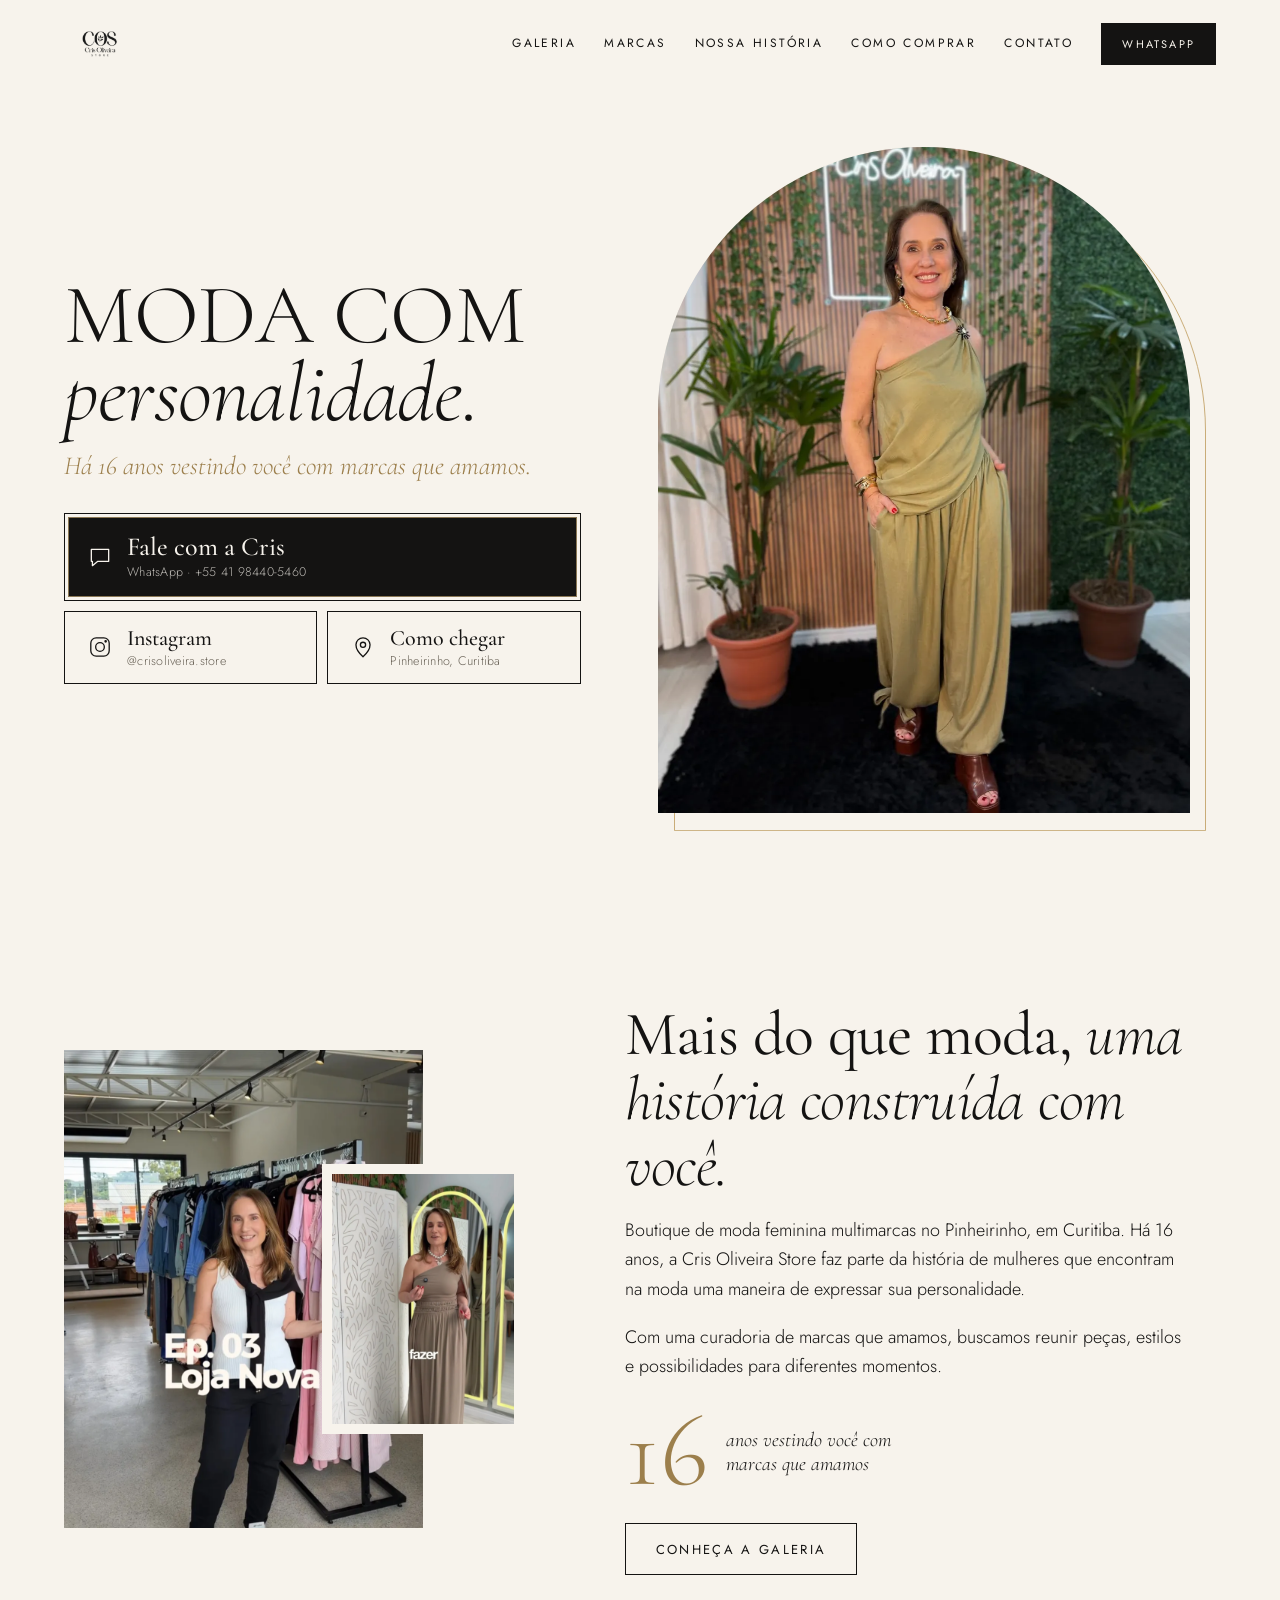
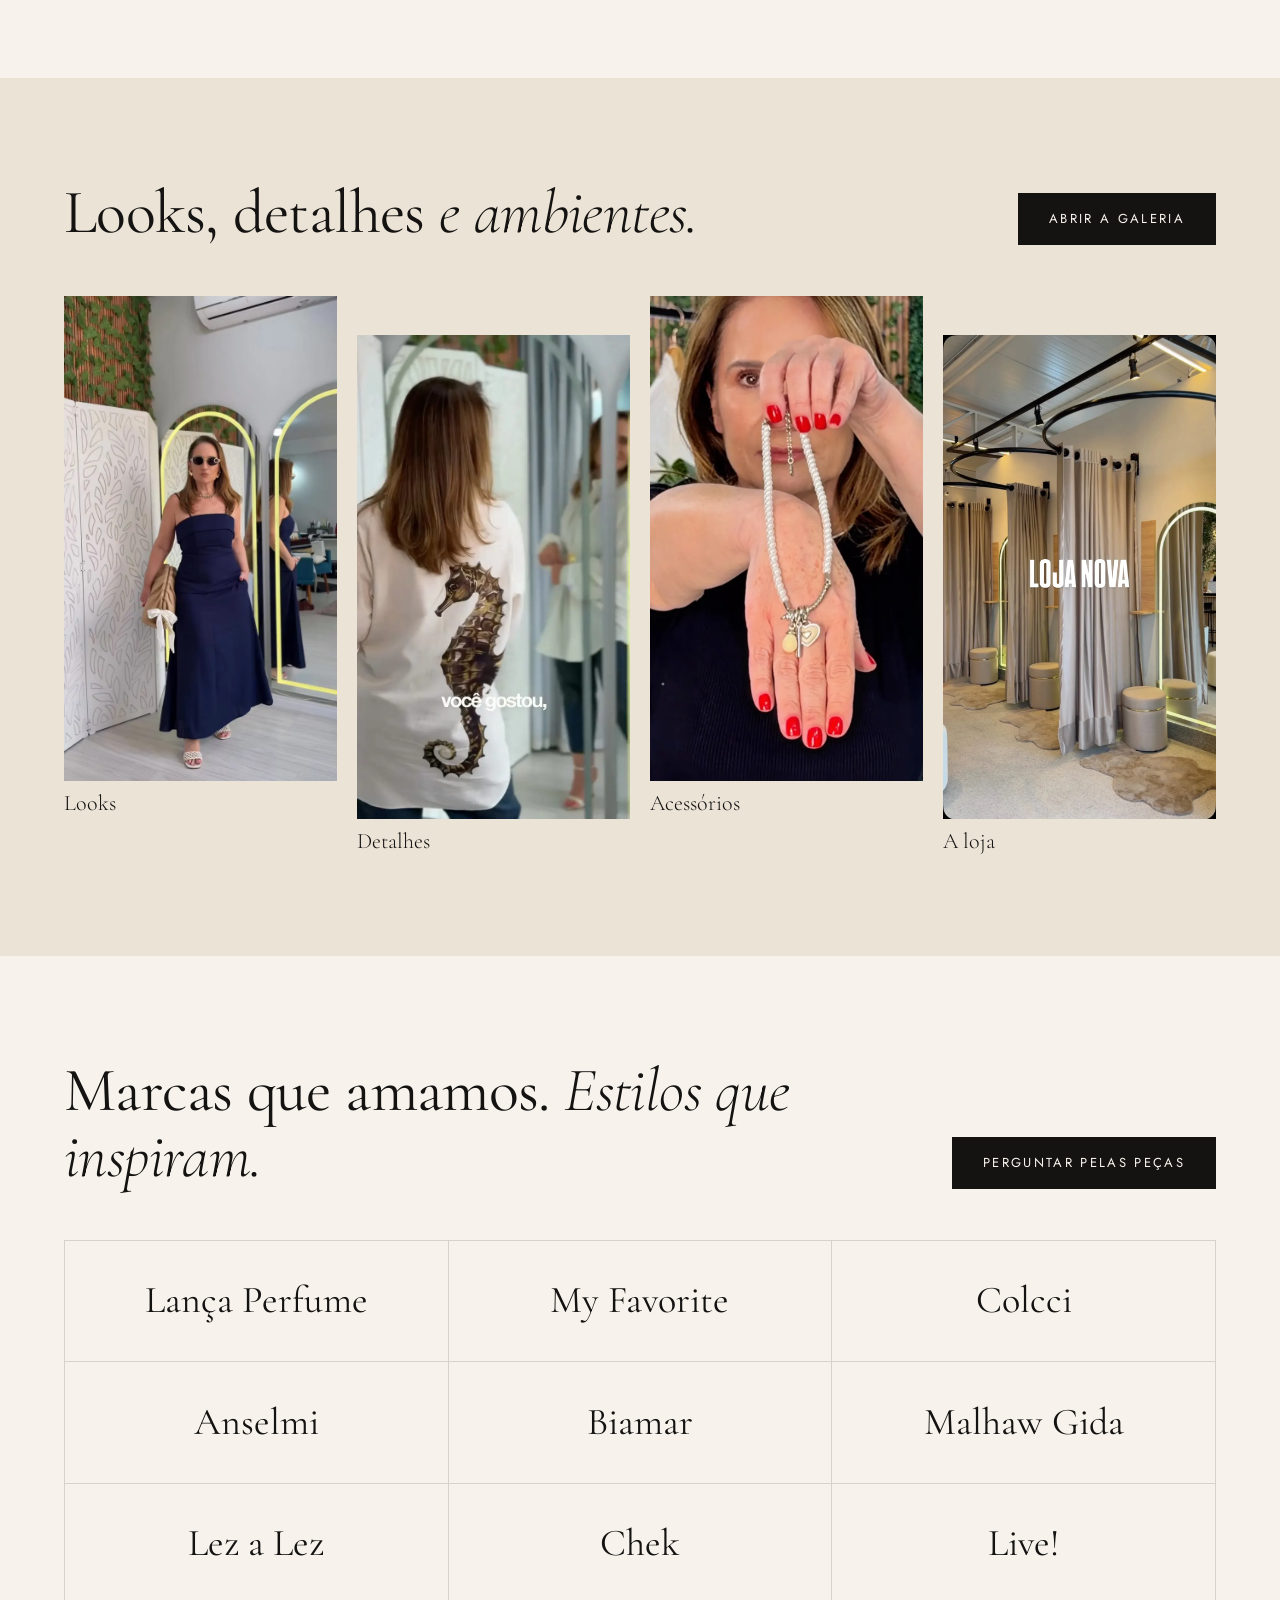
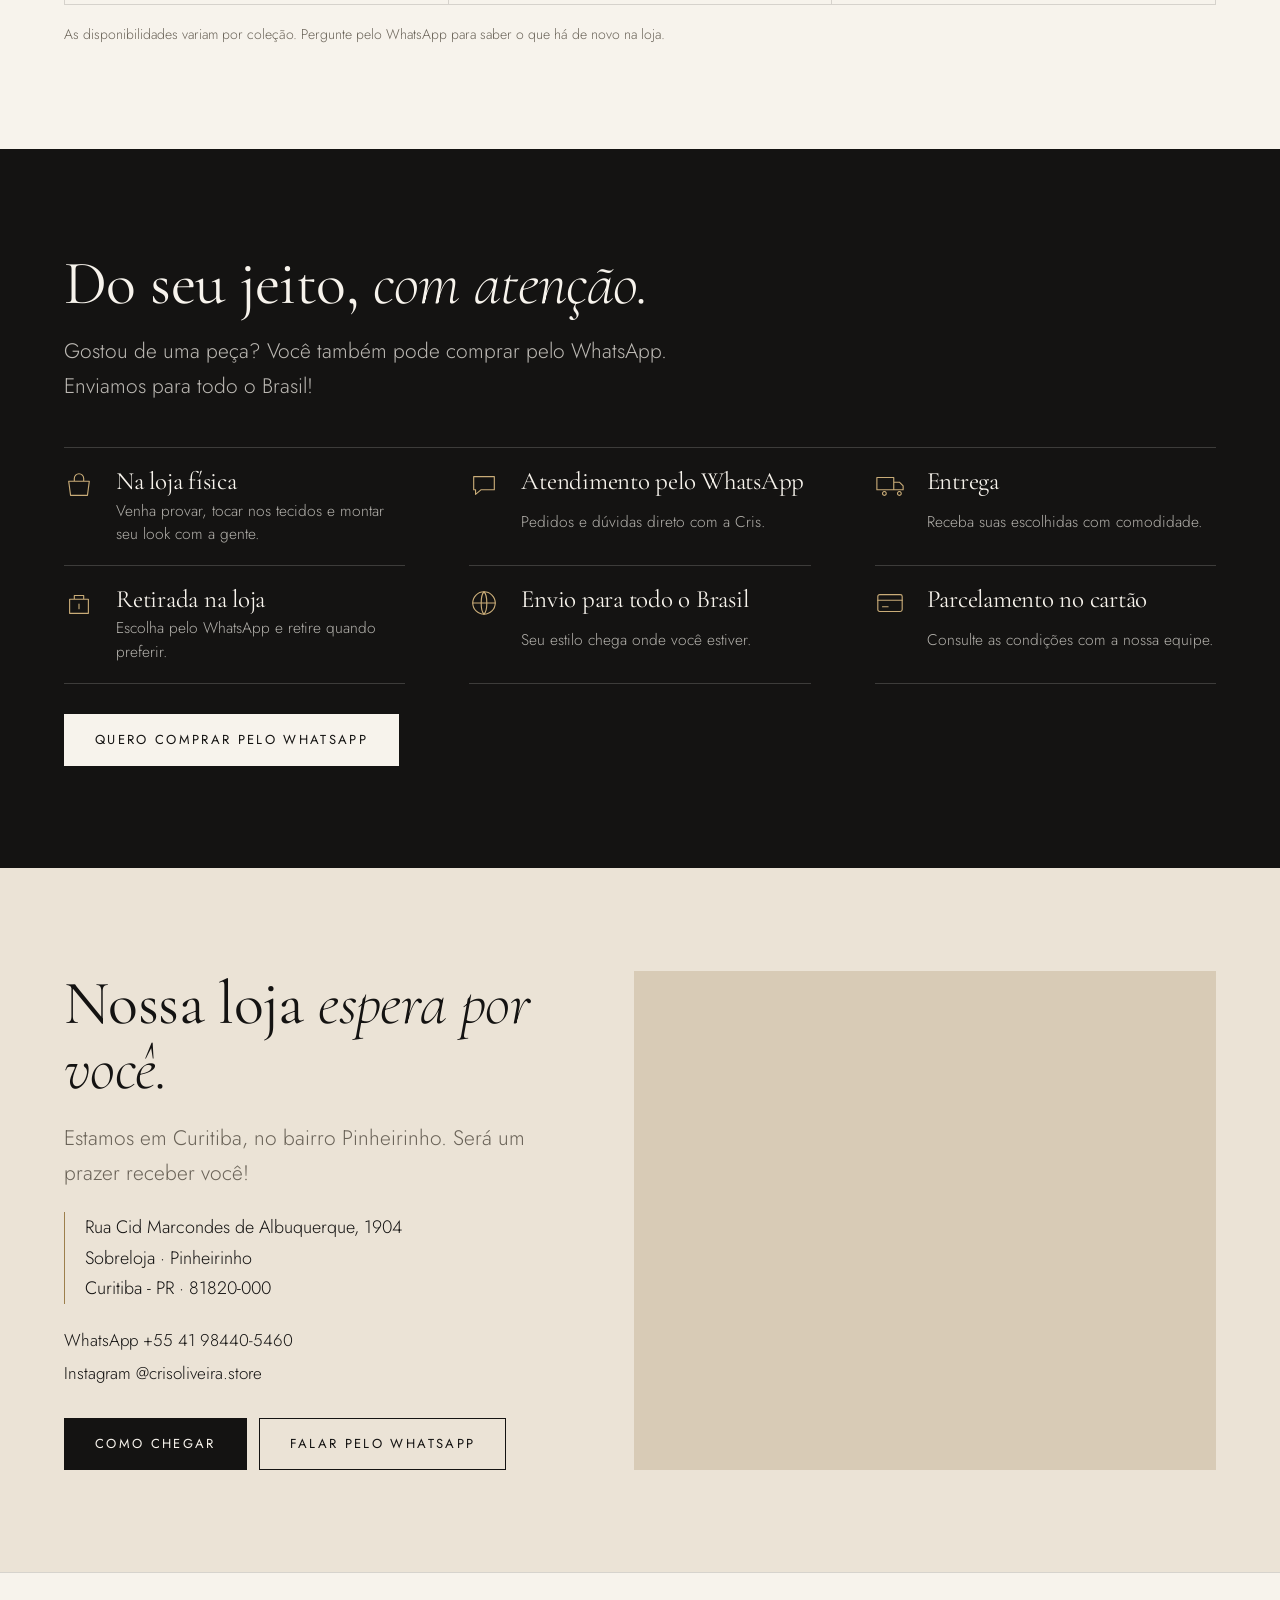
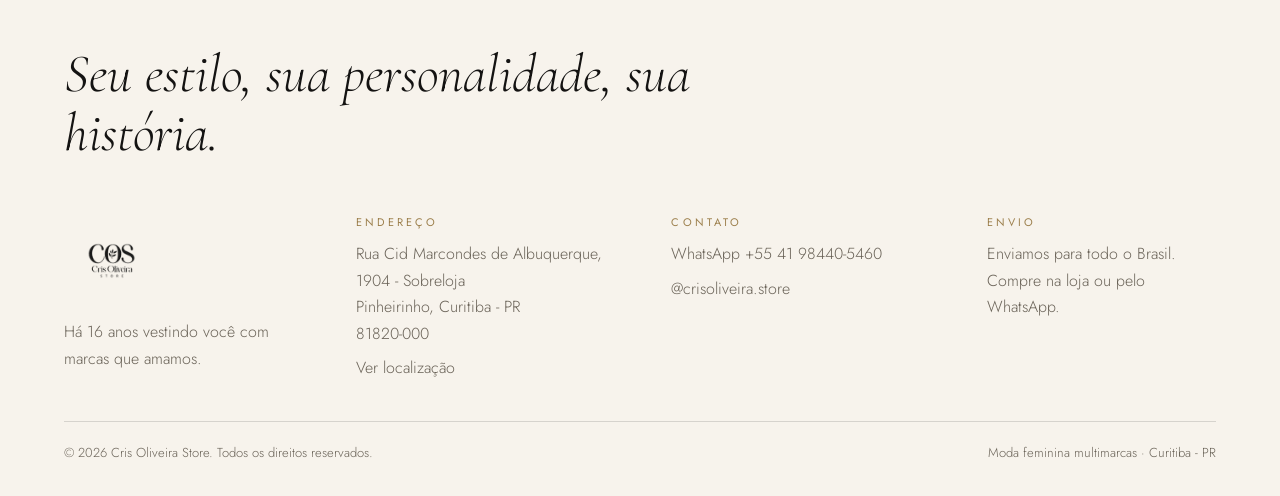
<file: index.html>
<!DOCTYPE html>
<html lang="pt-BR">
<head>
<meta charset="utf-8">
<meta name="viewport" content="width=device-width, initial-scale=1, viewport-fit=cover">
<title>Cris Oliveira Store | Moda feminina multimarcas em Curitiba</title>
<meta name="description" content="Cris Oliveira Store (COS): boutique de moda feminina multimarcas no Pinheirinho, Curitiba. Há 16 anos vestindo você com marcas que amamos. Compre na loja ou pelo WhatsApp, com envio para todo o Brasil.">
<meta name="theme-color" content="#F7F3EC">
<link rel="canonical" href="./">
<meta property="og:type" content="website">
<meta property="og:locale" content="pt_BR">
<meta property="og:title" content="Cris Oliveira Store | Moda feminina multimarcas em Curitiba">
<meta property="og:description" content="Cris Oliveira Store (COS): boutique de moda feminina multimarcas no Pinheirinho, Curitiba. Há 16 anos vestindo você com marcas que amamos. Compre na loja ou pelo WhatsApp, com envio para todo o Brasil.">
<meta property="og:image" content="assets/images/look-vestido-azul-marinho.webp">
<meta name="twitter:card" content="summary_large_image">
<link rel="icon" href="assets/images/logo-cos.png">
<link rel="preconnect" href="https://fonts.googleapis.com">
<link rel="preconnect" href="https://fonts.gstatic.com" crossorigin>
<link href="https://fonts.googleapis.com/css2?family=Cormorant+Garamond:ital,wght@0,300;0,400;0,500;0,600;1,300;1,400;1,500&family=Jost:wght@300;400;500&display=swap" rel="stylesheet">
<link rel="stylesheet" href="assets/css/cos.css">
<link rel="preload" as="image" href="assets/images/look-conjunto-oliva.webp" fetchpriority="high">
<script type="application/ld+json">
{"@context":"https://schema.org","@type":"ClothingStore","name":"Cris Oliveira Store","alternateName":"COS - Cris Oliveira Store","description":"Boutique de moda feminina multimarcas há 16 anos.","telephone":"+55 41 98440-5460","url":"./","image":"assets/images/look-vestido-azul-marinho.webp","address":{"@type":"PostalAddress","streetAddress":"Rua Cid Marcondes de Albuquerque, 1904 - Sobreloja","addressLocality":"Curitiba","addressRegion":"PR","postalCode":"81820-000","addressCountry":"BR"},"sameAs":["https://www.instagram.com/crisoliveira.store"]}
</script>
</head>
<body>
<a class="skip" href="#conteudo">Pular para o conteúdo</a>
<header class="top" id="top">
  <a class="brand" href="#inicio" aria-label="Cris Oliveira Store - início"><img src="assets/images/logo-cos.png" width="72" height="72" alt="COS - Cris Oliveira Store"></a>
  <button class="burger" id="burger" type="button" aria-label="Abrir menu" aria-expanded="false" aria-controls="nav"><span></span><span></span></button>
  <nav class="main" id="nav" aria-label="Principal">
    <a href="galeria.html">Galeria</a>
    <a href="#marcas">Marcas</a>
    <a href="#historia">Nossa história</a>
    <a href="#comprar">Como comprar</a>
    <a href="#contato">Contato</a>
    <a class="btn btn-solid" href="https://wa.me/5541984405460?text=Ol%C3%A1%2C%20Cris%21%20Conheci%20a%20loja%20pelo%20site%20e%20gostaria%20de%20conhecer%20as%20pe%C3%A7as%20dispon%C3%ADveis." target="_blank" rel="noopener">WhatsApp</a>
  </nav>
</header>

<main id="conteudo">

<section id="inicio" aria-labelledby="h-hero">
  <div class="wrap hero">
    <div class="hero-txt">
      <h1 id="h-hero">Moda com <em>personalidade.</em></h1>
      <p class="sig">Há 16 anos vestindo você com marcas que amamos.</p>
      <div class="acoes">
        <a class="ac ac-wa" href="https://wa.me/5541984405460?text=Ol%C3%A1%2C%20Cris%21%20Conheci%20a%20loja%20pelo%20site%20e%20gostaria%20de%20conhecer%20as%20pe%C3%A7as%20dispon%C3%ADveis." target="_blank" rel="noopener"><svg viewBox="0 0 24 24" aria-hidden="true"><path d="M4 5h16v11H10l-5 4v-4H4z"/></svg><span><b>Fale com a Cris</b><small>WhatsApp · +55 41 98440-5460</small></span></a>
        <a class="ac" href="https://www.instagram.com/crisoliveira.store?utm_source=ig_web_button_share_sheet&amp;bqrl=ZDNlZDc0MzIxNw==" target="_blank" rel="noopener"><svg viewBox="0 0 24 24" aria-hidden="true"><rect x="3.5" y="3.5" width="17" height="17" rx="5"/><circle cx="12" cy="12" r="4"/><circle cx="17.2" cy="6.8" r=".6" fill="currentColor"/></svg><span><b>Instagram</b><small>@crisoliveira.store</small></span></a>
        <a class="ac" href="https://www.google.com/maps/dir/?api=1&amp;destination=Rua+Cid+Marcondes+de+Albuquerque%2C+1904%2C+Pinheirinho%2C+Curitiba+-+PR%2C+81820-000" target="_blank" rel="noopener"><svg viewBox="0 0 24 24" aria-hidden="true"><path d="M12 21s-6.5-5.6-6.5-11a6.5 6.5 0 0 1 13 0c0 5.4-6.5 11-6.5 11z"/><circle cx="12" cy="10" r="2.4"/></svg><span><b>Como chegar</b><small>Pinheirinho, Curitiba</small></span></a>
      </div>
    </div>
    <div class="arco" data-px="0.04">
      <span class="arco-line" data-px="-0.05" aria-hidden="true"></span>
      <div class="arco-img"><img src="assets/images/look-conjunto-oliva.webp" width="960" height="1200" alt="Conjunto oliva de blusa de um ombro só e calça ampla, diante do letreiro luminoso da COS" fetchpriority="high"></div>
    </div>
  </div>
</section>

<section id="historia" aria-labelledby="h-sobre">
  <div class="wrap about">
    <div class="imgs rv">
      <img src="assets/images/loja-arara.webp" width="956" height="1700" alt="Cris Oliveira ao lado de araras com peças da loja" loading="lazy" decoding="async">
      <img class="i2" data-px="0.07" src="assets/images/look-vestido-nude.webp" width="956" height="1700" alt="Vestido longo nude de um ombro só" loading="lazy" decoding="async">
    </div>
    <div>
      <h2 id="h-sobre">Mais do que moda, <em>uma história construída com você.</em></h2>
      <p class="rv">Boutique de moda feminina multimarcas no Pinheirinho, em Curitiba. Há 16 anos, a Cris Oliveira Store faz parte da história de mulheres que encontram na moda uma maneira de expressar sua personalidade.</p>
      <p class="rv">Com uma curadoria de marcas que amamos, buscamos reunir peças, estilos e possibilidades para diferentes momentos.</p>
      <div class="stat rv"><b>16</b><span>anos vestindo você com marcas que amamos</span></div>
      <div class="btns rv"><a class="btn btn-line" href="galeria.html">Conheça a galeria</a></div>
    </div>
  </div>
</section>

<section id="galeria-previa" class="bege" aria-labelledby="h-gal">
  <div class="wrap">
    <div class="head">
      <h2 id="h-gal">Looks, detalhes <em>e ambientes.</em></h2>
      <a class="btn btn-solid rv" href="galeria.html">Abrir a galeria</a>
    </div>
    <ul class="vit">
      <li class="rv"><a href="galeria.html#looks"><div class="fr"><img src="assets/images/look-vestido-azul-marinho.webp" width="640" height="1136" alt="Vestido longo azul-marinho com bolsa de palha" loading="lazy" decoding="async"></div><span>Looks</span></a></li>
      <li class="rv"><a href="galeria.html#detalhes"><div class="fr"><img src="assets/images/detalhe-estampa-cavalo-marinho.webp" width="720" height="1280" alt="Estampa de cavalo-marinho nas costas de uma blusa branca" loading="lazy" decoding="async"></div><span>Detalhes</span></a></li>
      <li class="rv"><a href="galeria.html#acessorios"><div class="fr"><img src="assets/images/acessorio-pulseira.webp" width="720" height="1280" alt="Pulseira delicada com pingente de coração" loading="lazy" decoding="async"></div><span>Acessórios</span></a></li>
      <li class="rv"><a href="galeria.html#loja"><div class="fr"><img src="assets/images/loja-provadores.webp" width="956" height="1700" alt="Provadores da nova loja, com arcos iluminados e cortinas em tons neutros" loading="lazy" decoding="async"></div><span>A loja</span></a></li>
    </ul>
  </div>
</section>

<section id="marcas" aria-labelledby="h-marcas">
  <div class="wrap">
    <div class="head">
      <h2 id="h-marcas">Marcas que amamos. <em>Estilos que inspiram.</em></h2>
      <a class="btn btn-solid rv" href="https://wa.me/5541984405460?text=Ol%C3%A1%21%20Gostaria%20de%20saber%20quais%20pe%C3%A7as%20das%20marcas%20dispon%C3%ADveis%20voc%C3%AAs%20t%C3%AAm%20na%20loja." target="_blank" rel="noopener">Perguntar pelas peças</a>
    </div>
    <ul class="brands rv">
      <li>Lança Perfume</li>
      <li>My Favorite</li>
      <li>Colcci</li>
      <li>Anselmi</li>
      <li>Biamar</li>
      <li>Malhaw Gida</li>
      <li>Lez a Lez</li>
      <li>Chek</li>
      <li>Live!</li>
    </ul>
    <p class="note rv">As disponibilidades variam por coleção. Pergunte pelo WhatsApp para saber o que há de novo na loja.</p>
  </div>
</section>

<section id="comprar" class="dark" aria-labelledby="h-comprar">
  <div class="wrap">
    <div class="buy-head">
      <h2 id="h-comprar">Do seu jeito, <em>com atenção.</em></h2>
      <p class="lead rv">Gostou de uma peça? Você também pode comprar pelo WhatsApp. Enviamos para todo o Brasil!</p>
    </div>
    <div class="ways">
      <div class="way rv"><svg viewBox="0 0 32 32" aria-hidden="true"><path d="M5 12h22l-2 15H7L5 12zM11 12V9a5 5 0 0 1 10 0v3"/></svg><h3>Na loja física</h3><p>Venha provar, tocar nos tecidos e montar seu look com a gente.</p></div>
      <div class="way rv"><svg viewBox="0 0 32 32" aria-hidden="true"><path d="M5 7h22v14H13l-6 5v-5H5z"/></svg><h3>Atendimento pelo WhatsApp</h3><p>Pedidos e dúvidas direto com a Cris.</p></div>
      <div class="way rv"><svg viewBox="0 0 32 32" aria-hidden="true"><path d="M2 8h18v13H2zM20 13h6l4 4v4H20zM8 25a2 2 0 1 0 0-.01M24 25a2 2 0 1 0 0-.01"/></svg><h3>Entrega</h3><p>Receba suas escolhidas com comodidade.</p></div>
      <div class="way rv"><svg viewBox="0 0 32 32" aria-hidden="true"><path d="M6 12h20v15H6zM11 12V8h10v4M16 17v5"/></svg><h3>Retirada na loja</h3><p>Escolha pelo WhatsApp e retire quando preferir.</p></div>
      <div class="way rv"><svg viewBox="0 0 32 32" aria-hidden="true"><circle cx="16" cy="16" r="12"/><path d="M4 16h24M16 4c4 4 4 20 0 24M16 4c-4 4-4 20 0 24"/></svg><h3>Envio para todo o Brasil</h3><p>Seu estilo chega onde você estiver.</p></div>
      <div class="way rv"><svg viewBox="0 0 32 32" aria-hidden="true"><rect x="3" y="7" width="26" height="18" rx="2"/><path d="M3 13h26M8 20h6"/></svg><h3>Parcelamento no cartão</h3><p>Consulte as condições com a nossa equipe.</p></div>
    </div>
    <div class="btns rv"><a class="btn btn-solid" href="https://wa.me/5541984405460?text=Ol%C3%A1%2C%20Cris%21%20Conheci%20a%20loja%20pelo%20site%20e%20gostaria%20de%20conhecer%20as%20pe%C3%A7as%20dispon%C3%ADveis." target="_blank" rel="noopener">Quero comprar pelo WhatsApp</a></div>
  </div>
</section>

<section id="contato" class="bege" aria-labelledby="h-loja">
  <div class="wrap store">
    <div>
      <h2 id="h-loja">Nossa loja <em>espera por você.</em></h2>
      <p class="lead rv" style="margin-top:20px">Estamos em Curitiba, no bairro Pinheirinho. Será um prazer receber você!</p>
      <address class="rv">Rua Cid Marcondes de Albuquerque, 1904<br>Sobreloja · Pinheirinho<br>Curitiba - PR · 81820-000</address>
      <div class="contact rv">
        <a href="https://wa.me/5541984405460?text=Ol%C3%A1%2C%20Cris%21%20Conheci%20a%20loja%20pelo%20site%20e%20gostaria%20de%20conhecer%20as%20pe%C3%A7as%20dispon%C3%ADveis." target="_blank" rel="noopener">WhatsApp +55 41 98440-5460</a>
        <a href="https://www.instagram.com/crisoliveira.store?utm_source=ig_web_button_share_sheet&amp;bqrl=ZDNlZDc0MzIxNw==" target="_blank" rel="noopener">Instagram @crisoliveira.store</a>
      </div>
      <div class="btns rv">
        <a class="btn btn-solid" href="https://www.google.com/maps/dir/?api=1&amp;destination=Rua+Cid+Marcondes+de+Albuquerque%2C+1904%2C+Pinheirinho%2C+Curitiba+-+PR%2C+81820-000" target="_blank" rel="noopener">Como chegar</a>
        <a class="btn btn-line" href="https://wa.me/5541984405460?text=Ol%C3%A1%21%20Gostaria%20de%20mais%20informa%C3%A7%C3%B5es%20sobre%20como%20visitar%20a%20loja." target="_blank" rel="noopener">Falar pelo WhatsApp</a>
      </div>
    </div>
    <div class="map rv">
      <iframe title="Mapa: Cris Oliveira Store, Pinheirinho, Curitiba" loading="lazy" referrerpolicy="no-referrer-when-downgrade" src="https://www.google.com/maps?q=Rua+Cid+Marcondes+de+Albuquerque,+1904,+Pinheirinho,+Curitiba,+PR,+81820-000&amp;output=embed"></iframe>
    </div>
  </div>
</section>
</main>

<footer>
  <div class="wrap">
    <p class="f-phrase">Seu estilo, sua personalidade, sua história.</p>
    <div class="f-grid">
      <div>
        <img src="assets/images/logo-cos.png" width="96" height="96" alt="COS - Cris Oliveira Store" loading="lazy">
        <p>Há 16 anos vestindo você com marcas que amamos.</p>
      </div>
      <div>
        <h4>Endereço</h4>
        <p>Rua Cid Marcondes de Albuquerque, 1904 - Sobreloja<br>Pinheirinho, Curitiba - PR<br>81820-000</p>
        <p style="margin-top:8px"><a href="https://www.google.com/maps/dir/?api=1&amp;destination=Rua+Cid+Marcondes+de+Albuquerque%2C+1904%2C+Pinheirinho%2C+Curitiba+-+PR%2C+81820-000" target="_blank" rel="noopener">Ver localização</a></p>
      </div>
      <div>
        <h4>Contato</h4>
        <p><a href="https://wa.me/5541984405460?text=Ol%C3%A1%2C%20Cris%21%20Conheci%20a%20loja%20pelo%20site%20e%20gostaria%20de%20conhecer%20as%20pe%C3%A7as%20dispon%C3%ADveis." target="_blank" rel="noopener">WhatsApp +55 41 98440-5460</a></p>
        <p style="margin-top:8px"><a href="https://www.instagram.com/crisoliveira.store?utm_source=ig_web_button_share_sheet&amp;bqrl=ZDNlZDc0MzIxNw==" target="_blank" rel="noopener">@crisoliveira.store</a></p>
      </div>
      <div>
        <h4>Envio</h4>
        <p>Enviamos para todo o Brasil. Compre na loja ou pelo WhatsApp.</p>
      </div>
    </div>
    <div class="f-bot"><span>© <span id="yr">2026</span> Cris Oliveira Store. Todos os direitos reservados.</span><span>Moda feminina multimarcas · Curitiba - PR</span></div>
  </div>
</footer>

<a class="fab" href="https://wa.me/5541984405460?text=Ol%C3%A1%2C%20Cris%21%20Conheci%20a%20loja%20pelo%20site%20e%20gostaria%20de%20conhecer%20as%20pe%C3%A7as%20dispon%C3%ADveis." target="_blank" rel="noopener" aria-label="Falar com a Cris pelo WhatsApp">
  <svg viewBox="0 0 24 24" aria-hidden="true"><path d="M4 5h16v11H10l-5 4v-4H4z"/></svg><span>WhatsApp</span>
</a>

<script src="assets/js/cos.js"></script>
</body>
</html>
</file>
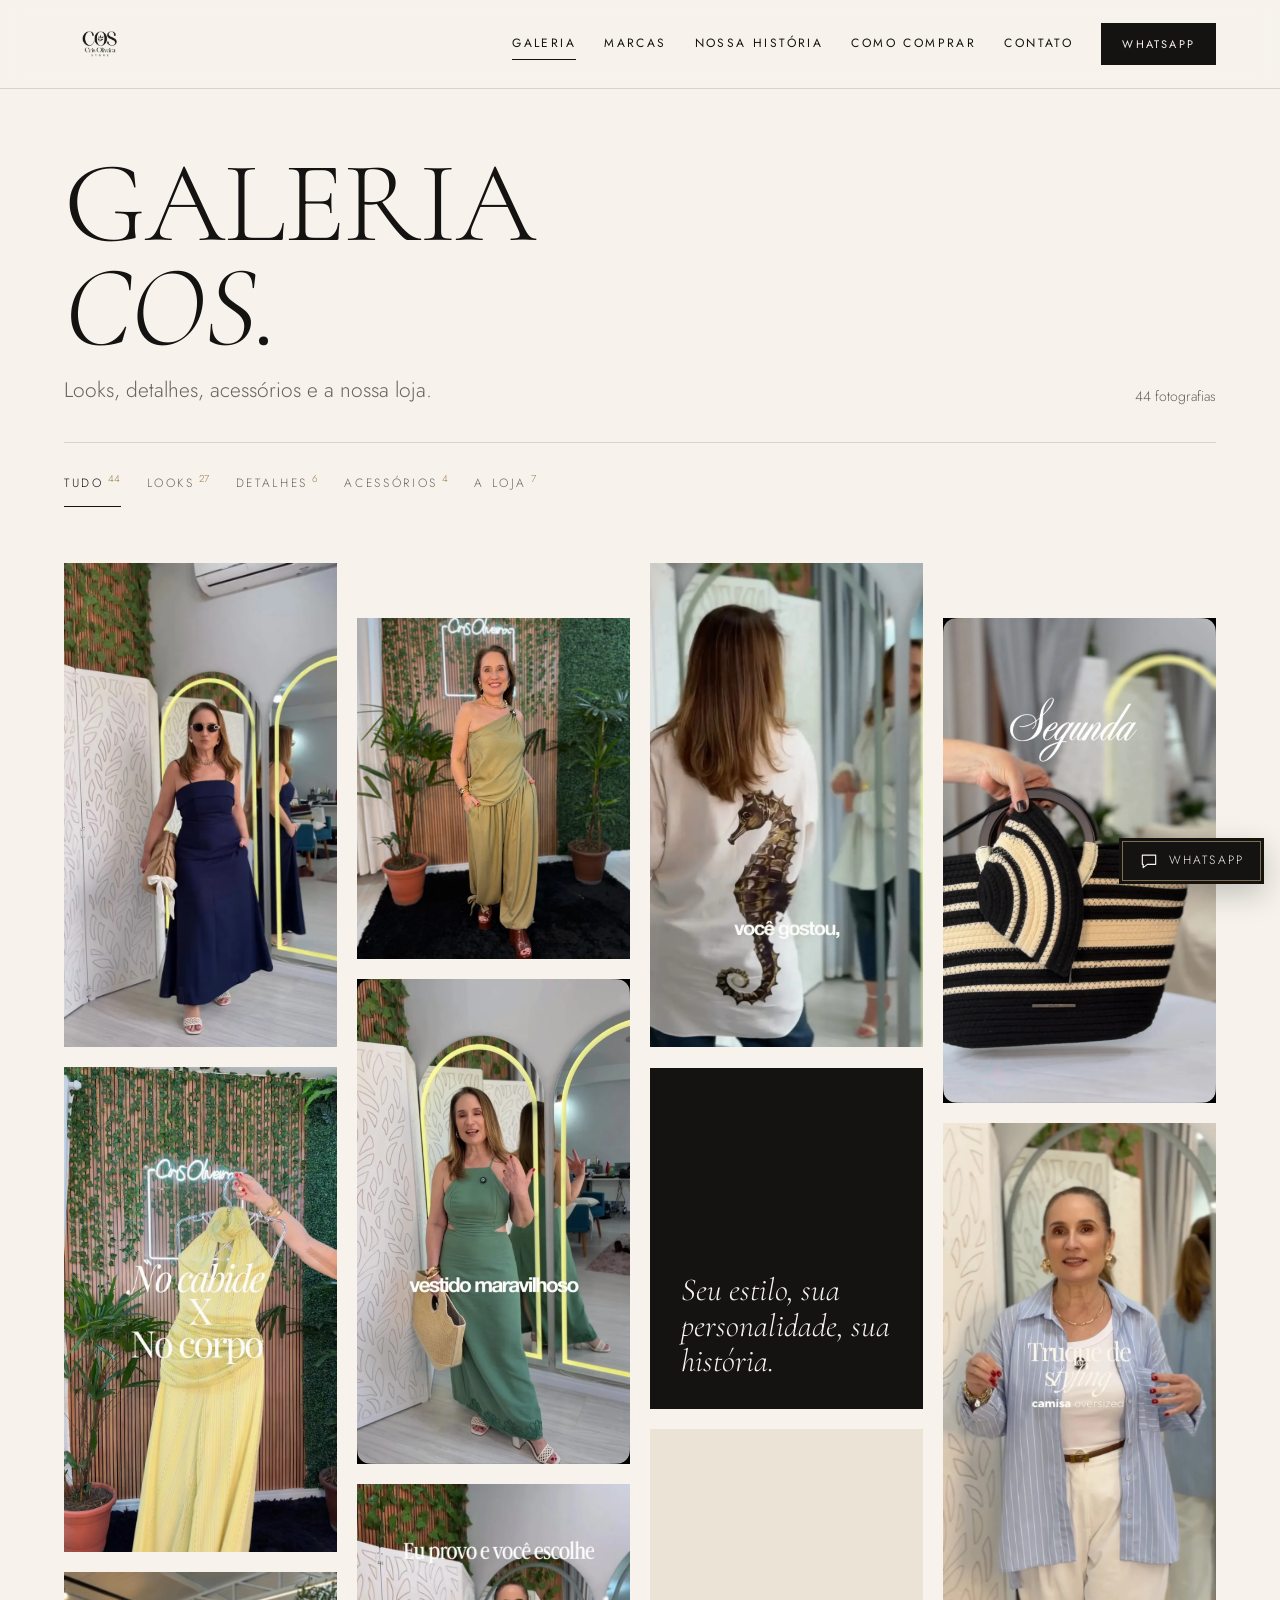
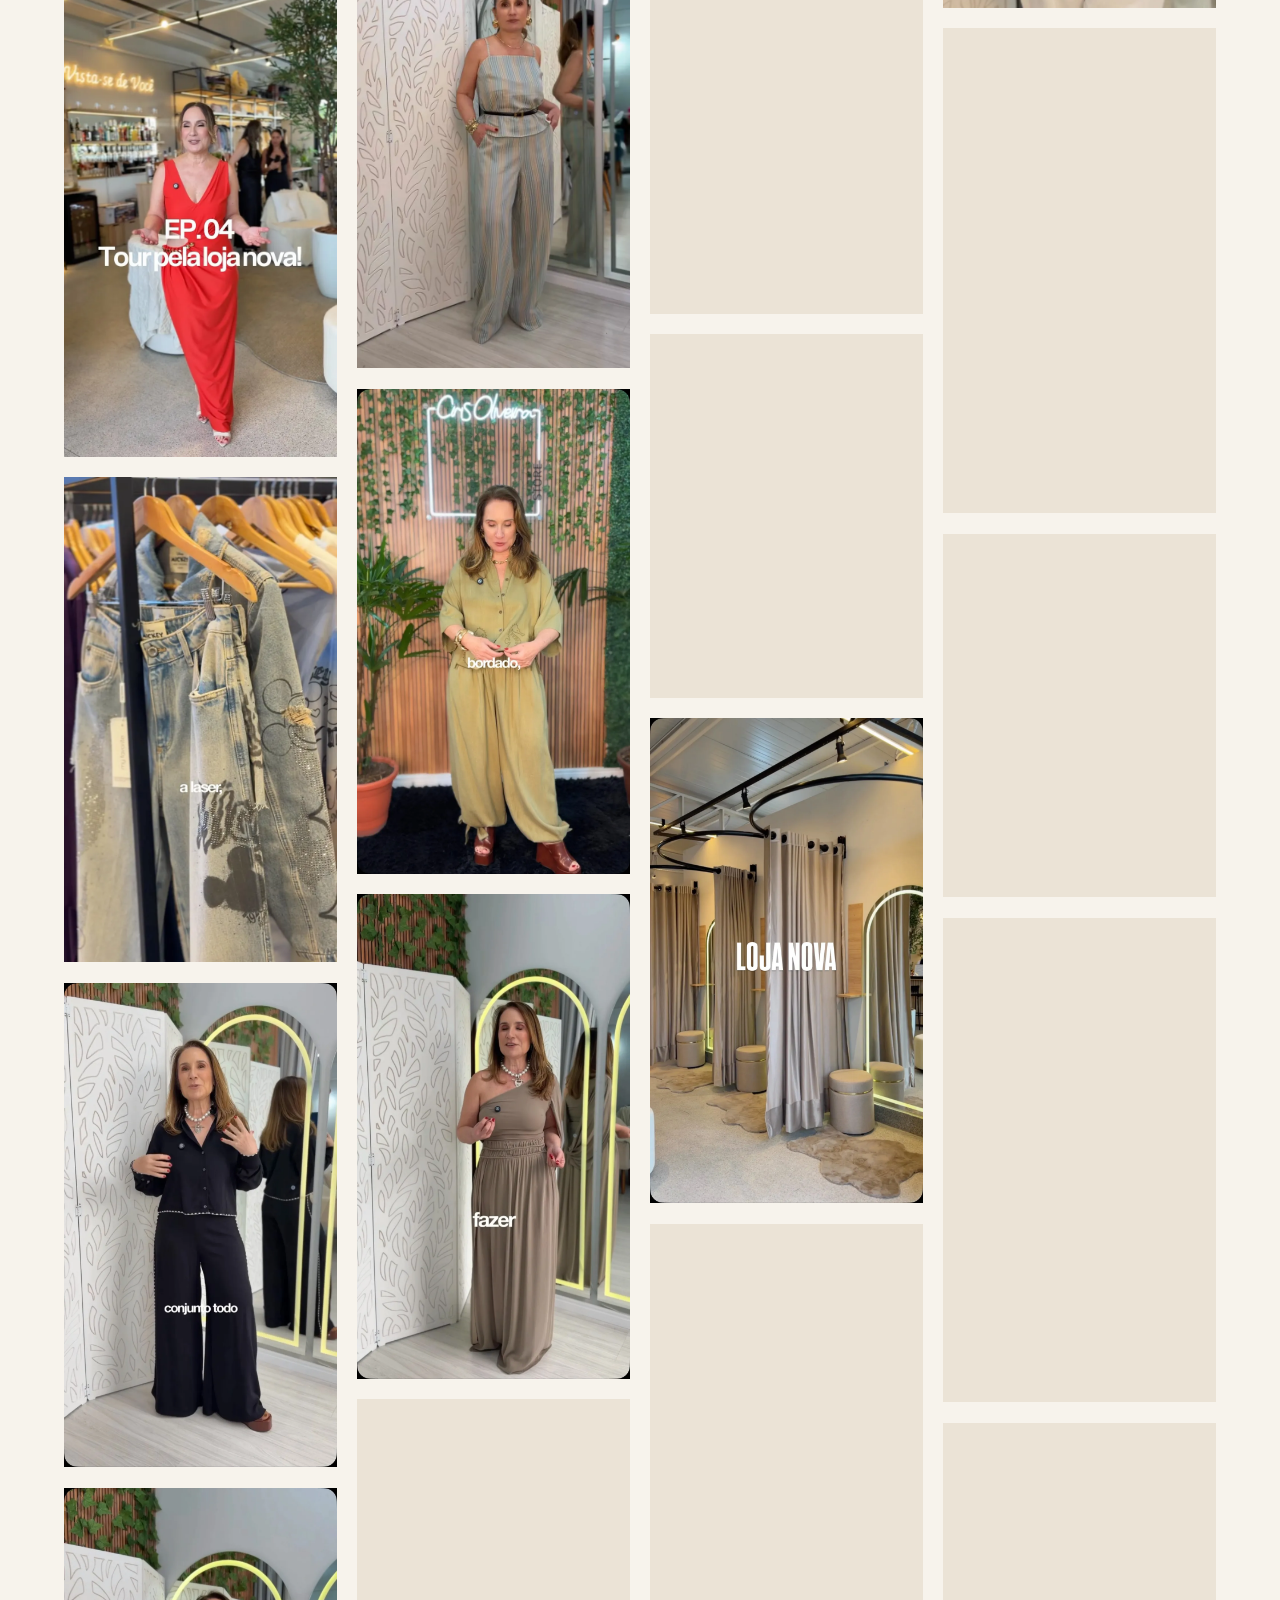
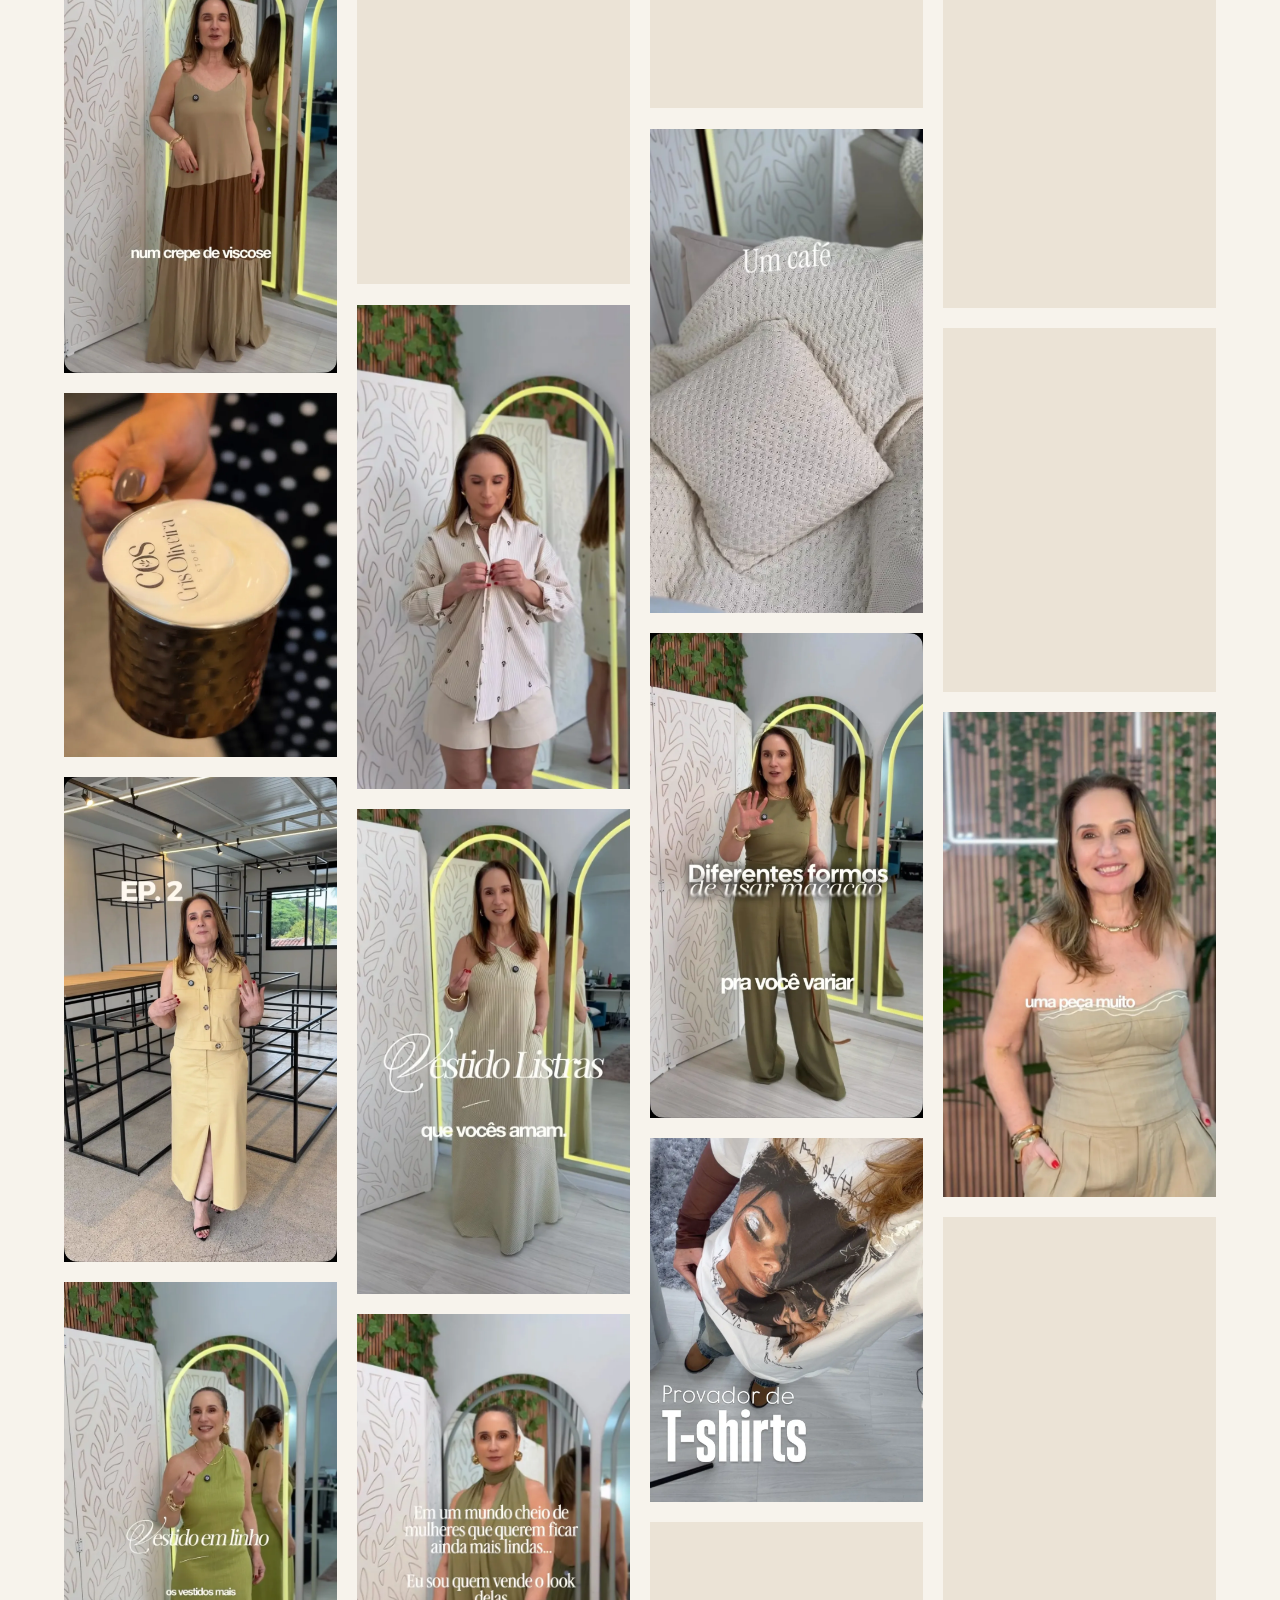
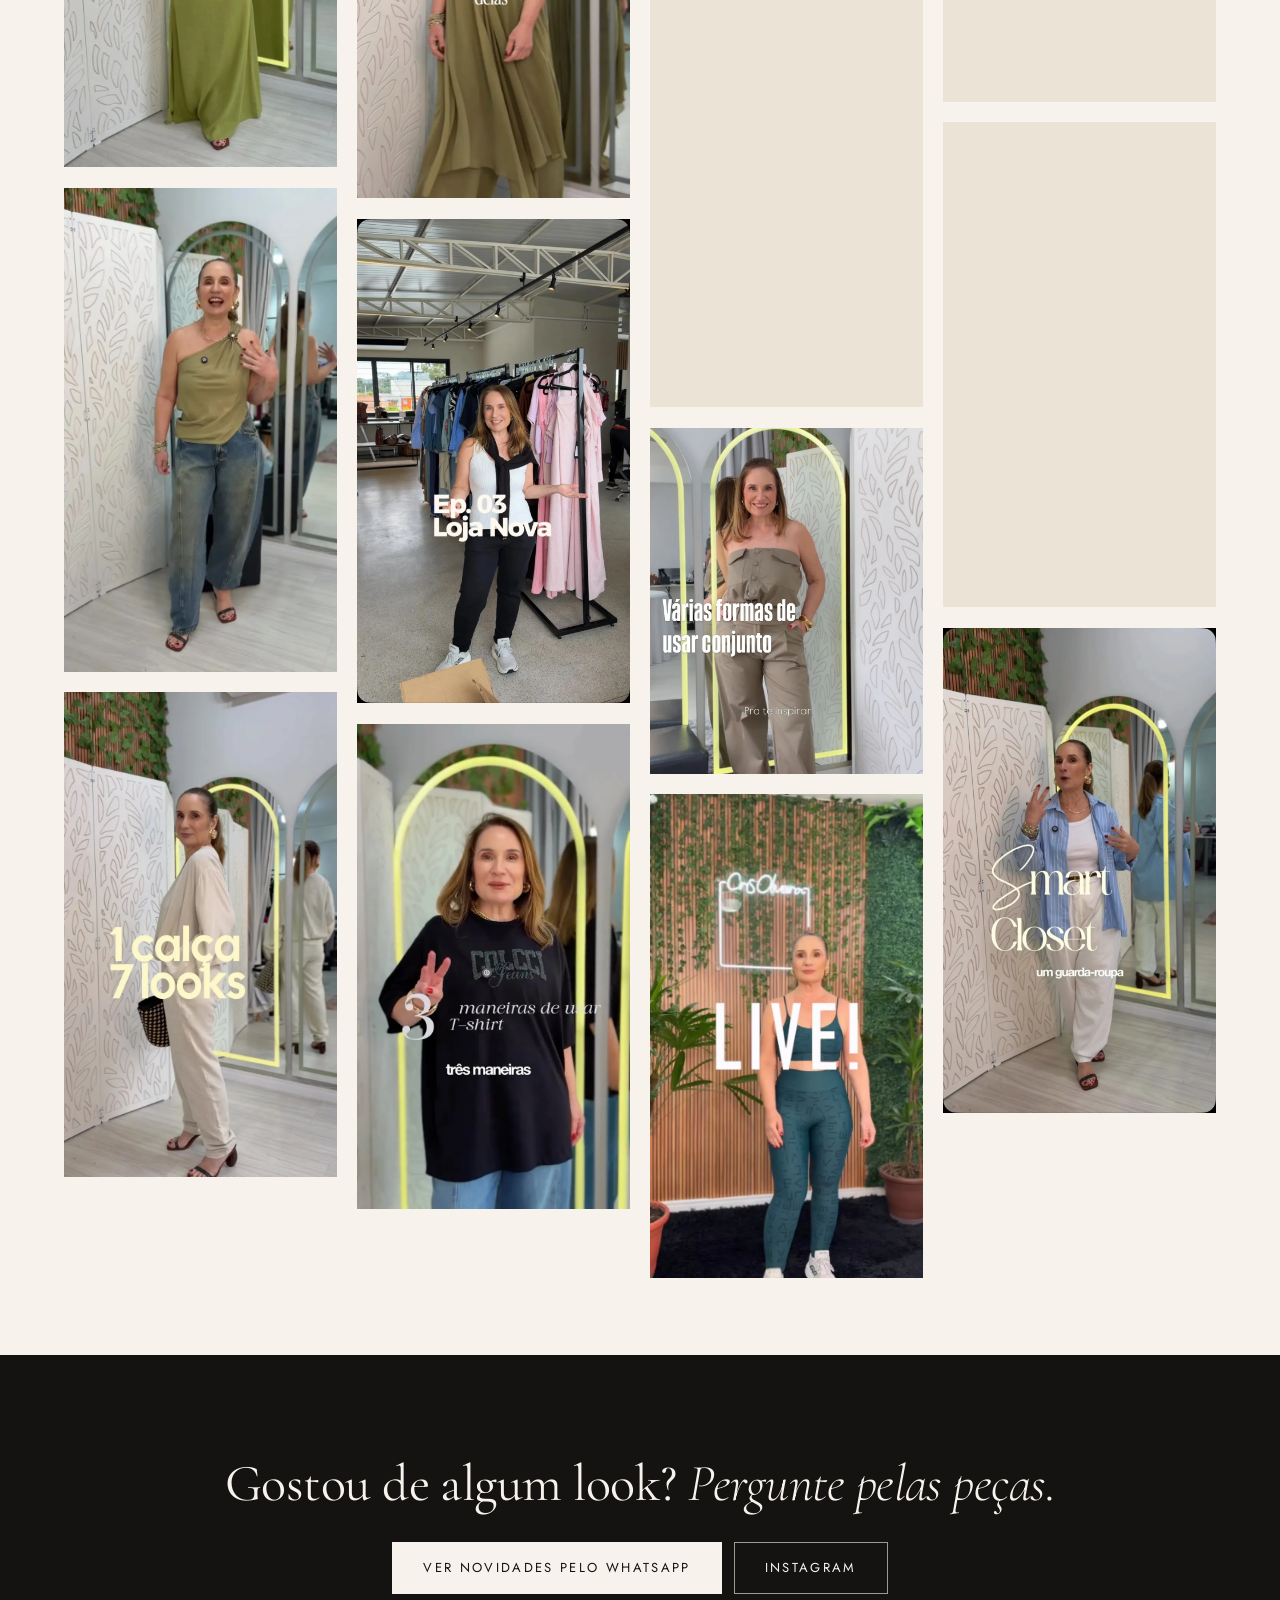
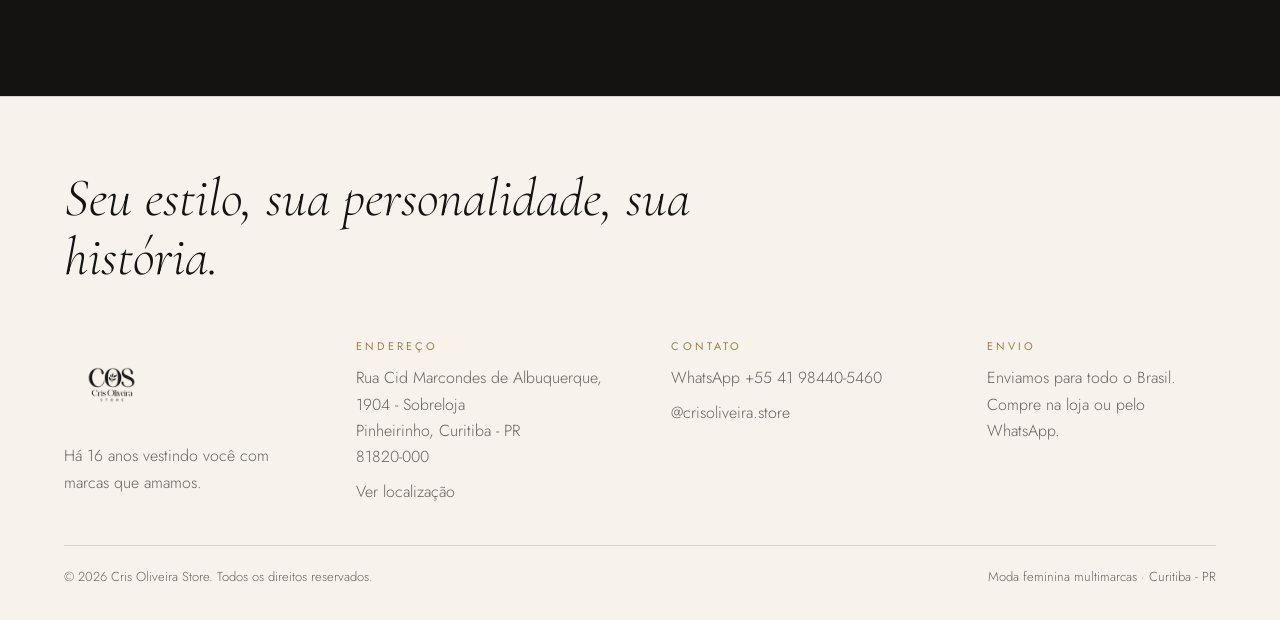
<file: galeria.html>
<!DOCTYPE html>
<html lang="pt-BR">
<head>
<meta charset="utf-8">
<meta name="viewport" content="width=device-width, initial-scale=1, viewport-fit=cover">
<title>Galeria | Cris Oliveira Store</title>
<meta name="description" content="Galeria da Cris Oliveira Store: looks, detalhes, acessórios e ambientes da loja de moda feminina multimarcas em Curitiba.">
<meta name="theme-color" content="#F7F3EC">
<link rel="canonical" href="./galeria.html">
<meta property="og:type" content="website">
<meta property="og:locale" content="pt_BR">
<meta property="og:title" content="Galeria | Cris Oliveira Store">
<meta property="og:description" content="Galeria da Cris Oliveira Store: looks, detalhes, acessórios e ambientes da loja de moda feminina multimarcas em Curitiba.">
<meta property="og:image" content="assets/images/look-vestido-azul-marinho.webp">
<meta name="twitter:card" content="summary_large_image">
<link rel="icon" href="assets/images/logo-cos.png">
<link rel="preconnect" href="https://fonts.googleapis.com">
<link rel="preconnect" href="https://fonts.gstatic.com" crossorigin>
<link href="https://fonts.googleapis.com/css2?family=Cormorant+Garamond:ital,wght@0,300;0,400;0,500;0,600;1,300;1,400;1,500&family=Jost:wght@300;400;500&display=swap" rel="stylesheet">
<link rel="stylesheet" href="assets/css/cos.css">
</head>
<body>
<a class="skip" href="#conteudo">Pular para o conteúdo</a>
<header class="top solid" data-solid="" id="top">
  <a class="brand" href="index.html" aria-label="Cris Oliveira Store - início"><img src="assets/images/logo-cos.png" width="72" height="72" alt="COS - Cris Oliveira Store"></a>
  <button class="burger" id="burger" type="button" aria-label="Abrir menu" aria-expanded="false" aria-controls="nav"><span></span><span></span></button>
  <nav class="main" id="nav" aria-label="Principal">
    <a href="galeria.html" aria-current="page">Galeria</a>
    <a href="index.html#marcas">Marcas</a>
    <a href="index.html#historia">Nossa história</a>
    <a href="index.html#comprar">Como comprar</a>
    <a href="index.html#contato">Contato</a>
    <a class="btn btn-solid" href="https://wa.me/5541984405460?text=Ol%C3%A1%2C%20Cris%21%20Conheci%20a%20loja%20pelo%20site%20e%20gostaria%20de%20conhecer%20as%20pe%C3%A7as%20dispon%C3%ADveis." target="_blank" rel="noopener">WhatsApp</a>
  </nav>
</header>

<main id="conteudo">

<section class="g-head" aria-labelledby="h-gal">
  <div class="wrap">
    <div class="row">
      <div>
        <h1 id="h-gal">Galeria <em>COS.</em></h1>
        <p class="lead">Looks, detalhes, acessórios e a nossa loja.</p>
      </div>
      <p class="note" id="gCount" aria-live="polite">44 fotografias</p>
    </div>
    <div class="filters" role="group" aria-label="Filtrar galeria">
      <button type="button" data-f="all" aria-pressed="true">Tudo<sup>44</sup></button>
      <button type="button" data-f="looks" aria-pressed="false">Looks<sup>27</sup></button>
      <button type="button" data-f="detalhes" aria-pressed="false">Detalhes<sup>6</sup></button>
      <button type="button" data-f="acessorios" aria-pressed="false">Acessórios<sup>4</sup></button>
      <button type="button" data-f="loja" aria-pressed="false">A loja<sup>7</sup></button>
    </div>
  </div>
</section>

<section class="g-body" aria-label="Fotografias">
  <div class="wrap">
    <div class="masonry" id="masonry">
      <figure class="it" data-cat="looks"><button type="button" class="ph" data-full="assets/images/look-vestido-azul-marinho.webp" aria-label="Ampliar: Vestido longo azul-marinho com bolsa de palha"><img src="assets/images/look-vestido-azul-marinho.webp" width="640" height="1136" alt="Vestido longo azul-marinho com bolsa de palha" loading="lazy" decoding="async"><span class="cap"><i>Look</i>Vestido longo azul-marinho com bolsa de palha</span></button></figure>
      <figure class="it" data-cat="detalhes"><button type="button" class="ph" data-full="assets/images/detalhe-estampa-cavalo-marinho.webp" aria-label="Ampliar: Estampa de cavalo-marinho nas costas de uma blusa branca"><img src="assets/images/detalhe-estampa-cavalo-marinho.webp" width="720" height="1280" alt="Estampa de cavalo-marinho nas costas de uma blusa branca" loading="lazy" decoding="async"><span class="cap"><i>Detalhe</i>Estampa de cavalo-marinho nas costas de uma blusa branca</span></button></figure>
      <figure class="it" data-cat="looks"><button type="button" class="ph" data-full="assets/images/look-conjunto-oliva.webp" aria-label="Ampliar: Conjunto oliva de blusa de um ombro só e calça ampla"><img src="assets/images/look-conjunto-oliva.webp" width="960" height="1200" alt="Conjunto oliva de blusa de um ombro só e calça ampla" loading="lazy" decoding="async"><span class="cap"><i>Look</i>Conjunto oliva de blusa de um ombro só e calça ampla</span></button></figure>
      <figure class="it" data-cat="acessorios"><button type="button" class="ph" data-full="assets/images/acessorio-bolsa-palha.webp" aria-label="Ampliar: Bolsa de palha listrada em preto e creme"><img src="assets/images/acessorio-bolsa-palha.webp" width="956" height="1700" alt="Bolsa de palha listrada em preto e creme" loading="lazy" decoding="async"><span class="cap"><i>Acessório</i>Bolsa de palha listrada em preto e creme</span></button></figure>
      <figure class="it" data-cat="looks"><button type="button" class="ph" data-full="assets/images/look-vestido-verde.webp" aria-label="Ampliar: Vestido longo verde com recorte vazado e bolsa de palha"><img src="assets/images/look-vestido-verde.webp" width="956" height="1700" alt="Vestido longo verde com recorte vazado e bolsa de palha" loading="lazy" decoding="async"><span class="cap"><i>Look</i>Vestido longo verde com recorte vazado e bolsa de palha</span></button></figure>
      <figure class="it" data-cat="loja"><button type="button" class="ph" data-full="assets/images/neon-cabide-amarelo.webp" aria-label="Ampliar: Vestido amarelo no cabide diante do letreiro luminoso COS"><img src="assets/images/neon-cabide-amarelo.webp" width="720" height="1280" alt="Vestido amarelo no cabide diante do letreiro luminoso COS" loading="lazy" decoding="async"><span class="cap"><i>A loja</i>Vestido amarelo no cabide diante do letreiro luminoso COS</span></button></figure>
      <div class="it it-q" data-cat="tudo" data-r="1.25"><p>Seu estilo, sua personalidade, sua história.</p></div>
      <figure class="it" data-cat="looks"><button type="button" class="ph" data-full="assets/images/look-camisa-listrada.webp" aria-label="Ampliar: Camisa oversized listrada com calça branca"><img src="assets/images/look-camisa-listrada.webp" width="720" height="1280" alt="Camisa oversized listrada com calça branca" loading="lazy" decoding="async"><span class="cap"><i>Look</i>Camisa oversized listrada com calça branca</span></button></figure>
      <figure class="it" data-cat="detalhes"><button type="button" class="ph" data-full="assets/images/detalhe-palmeira-bordada.webp" aria-label="Ampliar: Detalhe de palmeira bordada em vestido marrom"><img src="assets/images/detalhe-palmeira-bordada.webp" width="720" height="1280" alt="Detalhe de palmeira bordada em vestido marrom" loading="lazy" decoding="async"><span class="cap"><i>Detalhe</i>Detalhe de palmeira bordada em vestido marrom</span></button></figure>
      <figure class="it" data-cat="looks"><button type="button" class="ph" data-full="assets/images/look-conjunto-azul-listrado.webp" aria-label="Ampliar: Conjunto de alfaiataria azul acinzentado com cinto"><img src="assets/images/look-conjunto-azul-listrado.webp" width="640" height="1136" alt="Conjunto de alfaiataria azul acinzentado com cinto" loading="lazy" decoding="async"><span class="cap"><i>Look</i>Conjunto de alfaiataria azul acinzentado com cinto</span></button></figure>
      <figure class="it" data-cat="loja"><button type="button" class="ph" data-full="assets/images/loja-tour.webp" aria-label="Ampliar: Cris Oliveira em vestido vermelho durante o tour pela loja nova"><img src="assets/images/loja-tour.webp" width="720" height="1280" alt="Cris Oliveira em vestido vermelho durante o tour pela loja nova" loading="lazy" decoding="async"><span class="cap"><i>A loja</i>Cris Oliveira em vestido vermelho durante o tour pela loja nova</span></button></figure>
      <figure class="it" data-cat="looks"><button type="button" class="ph" data-full="assets/images/look-vestido-morangos.webp" aria-label="Ampliar: Vestido com estampa de morangos"><img src="assets/images/look-vestido-morangos.webp" width="956" height="1700" alt="Vestido com estampa de morangos" loading="lazy" decoding="async"><span class="cap"><i>Look</i>Vestido com estampa de morangos</span></button></figure>
      <figure class="it" data-cat="acessorios"><button type="button" class="ph" data-full="assets/images/acessorio-bolsa-preta.webp" aria-label="Ampliar: Seleção de bolsas com modelo preto estruturado"><img src="assets/images/acessorio-bolsa-preta.webp" width="960" height="1280" alt="Seleção de bolsas com modelo preto estruturado" loading="lazy" decoding="async"><span class="cap"><i>Acessório</i>Seleção de bolsas com modelo preto estruturado</span></button></figure>
      <figure class="it" data-cat="looks"><button type="button" class="ph" data-full="assets/images/look-conjunto-camisa-oliva.webp" aria-label="Ampliar: Conjunto de camisa e calça oliva"><img src="assets/images/look-conjunto-camisa-oliva.webp" width="956" height="1700" alt="Conjunto de camisa e calça oliva" loading="lazy" decoding="async"><span class="cap"><i>Look</i>Conjunto de camisa e calça oliva</span></button></figure>
      <figure class="it" data-cat="detalhes"><button type="button" class="ph" data-full="assets/images/detalhe-jeans-laser.webp" aria-label="Ampliar: Peças jeans com efeito laser na arara"><img src="assets/images/detalhe-jeans-laser.webp" width="720" height="1280" alt="Peças jeans com efeito laser na arara" loading="lazy" decoding="async"><span class="cap"><i>Detalhe</i>Peças jeans com efeito laser na arara</span></button></figure>
      <figure class="it" data-cat="looks"><button type="button" class="ph" data-full="assets/images/look-macacao-jeans.webp" aria-label="Ampliar: Macacão jeans com bolsa listrada"><img src="assets/images/look-macacao-jeans.webp" width="960" height="1280" alt="Macacão jeans com bolsa listrada" loading="lazy" decoding="async"><span class="cap"><i>Look</i>Macacão jeans com bolsa listrada</span></button></figure>
      <figure class="it" data-cat="loja"><button type="button" class="ph" data-full="assets/images/loja-provadores.webp" aria-label="Ampliar: Provadores da nova loja, com arcos iluminados e cortinas em tons neutros"><img src="assets/images/loja-provadores.webp" width="956" height="1700" alt="Provadores da nova loja, com arcos iluminados e cortinas em tons neutros" loading="lazy" decoding="async"><span class="cap"><i>A loja</i>Provadores da nova loja, com arcos iluminados e cortinas em tons neutros</span></button></figure>
      <figure class="it" data-cat="looks"><button type="button" class="ph" data-full="assets/images/look-vestido-nude.webp" aria-label="Ampliar: Vestido longo nude de um ombro só"><img src="assets/images/look-vestido-nude.webp" width="956" height="1700" alt="Vestido longo nude de um ombro só" loading="lazy" decoding="async"><span class="cap"><i>Look</i>Vestido longo nude de um ombro só</span></button></figure>
      <figure class="it" data-cat="detalhes"><button type="button" class="ph" data-full="assets/images/detalhe-croche.webp" aria-label="Ampliar: Regata de crochê no cabide"><img src="assets/images/detalhe-croche.webp" width="720" height="1280" alt="Regata de crochê no cabide" loading="lazy" decoding="async"><span class="cap"><i>Detalhe</i>Regata de crochê no cabide</span></button></figure>
      <figure class="it" data-cat="looks"><button type="button" class="ph" data-full="assets/images/look-conjunto-preto.webp" aria-label="Ampliar: Conjunto preto de camisa e calça pantalona"><img src="assets/images/look-conjunto-preto.webp" width="956" height="1700" alt="Conjunto preto de camisa e calça pantalona" loading="lazy" decoding="async"><span class="cap"><i>Look</i>Conjunto preto de camisa e calça pantalona</span></button></figure>
      <figure class="it" data-cat="acessorios"><button type="button" class="ph" data-full="assets/images/acessorio-pulseira.webp" aria-label="Ampliar: Pulseira delicada com pingente de coração"><img src="assets/images/acessorio-pulseira.webp" width="720" height="1280" alt="Pulseira delicada com pingente de coração" loading="lazy" decoding="async"><span class="cap"><i>Acessório</i>Pulseira delicada com pingente de coração</span></button></figure>
      <figure class="it" data-cat="looks"><button type="button" class="ph" data-full="assets/images/look-vestido-palmeiras.webp" aria-label="Ampliar: Vestido com estampa de palmeiras em tons terrosos"><img src="assets/images/look-vestido-palmeiras.webp" width="720" height="1280" alt="Vestido com estampa de palmeiras em tons terrosos" loading="lazy" decoding="async"><span class="cap"><i>Look</i>Vestido com estampa de palmeiras em tons terrosos</span></button></figure>
      <figure class="it" data-cat="looks"><button type="button" class="ph" data-full="assets/images/look-conjunto-listrado.webp" aria-label="Ampliar: Conjunto listrado em azul e bege"><img src="assets/images/look-conjunto-listrado.webp" width="956" height="1700" alt="Conjunto listrado em azul e bege" loading="lazy" decoding="async"><span class="cap"><i>Look</i>Conjunto listrado em azul e bege</span></button></figure>
      <figure class="it" data-cat="looks"><button type="button" class="ph" data-full="assets/images/look-vestido-bicolor.webp" aria-label="Ampliar: Vestido longo bicolor em crepe de viscose"><img src="assets/images/look-vestido-bicolor.webp" width="956" height="1700" alt="Vestido longo bicolor em crepe de viscose" loading="lazy" decoding="async"><span class="cap"><i>Look</i>Vestido longo bicolor em crepe de viscose</span></button></figure>
      <figure class="it" data-cat="detalhes"><button type="button" class="ph" data-full="assets/images/detalhe-trico.webp" aria-label="Ampliar: Textura de tricô em tom off-white"><img src="assets/images/detalhe-trico.webp" width="640" height="1136" alt="Textura de tricô em tom off-white" loading="lazy" decoding="async"><span class="cap"><i>Detalhe</i>Textura de tricô em tom off-white</span></button></figure>
      <figure class="it" data-cat="looks"><button type="button" class="ph" data-full="assets/images/look-conjunto-bege.webp" aria-label="Ampliar: Camisa e short em tom bege"><img src="assets/images/look-conjunto-bege.webp" width="640" height="1136" alt="Camisa e short em tom bege" loading="lazy" decoding="async"><span class="cap"><i>Look</i>Camisa e short em tom bege</span></button></figure>
      <figure class="it" data-cat="looks"><button type="button" class="ph" data-full="assets/images/look-vestido-floral-marrom.webp" aria-label="Ampliar: Vestido longo marrom com estampa floral"><img src="assets/images/look-vestido-floral-marrom.webp" width="960" height="1280" alt="Vestido longo marrom com estampa floral" loading="lazy" decoding="async"><span class="cap"><i>Look</i>Vestido longo marrom com estampa floral</span></button></figure>
      <figure class="it" data-cat="acessorios"><button type="button" class="ph" data-full="assets/images/acessorio-vela-cos.webp" aria-label="Ampliar: Vela com a marca COS Cris Oliveira Store"><img src="assets/images/acessorio-vela-cos.webp" width="960" height="1280" alt="Vela com a marca COS Cris Oliveira Store" loading="lazy" decoding="async"><span class="cap"><i>Acessório</i>Vela com a marca COS Cris Oliveira Store</span></button></figure>
      <figure class="it" data-cat="looks"><button type="button" class="ph" data-full="assets/images/look-macacao-oliva.webp" aria-label="Ampliar: Macacão oliva de calça ampla"><img src="assets/images/look-macacao-oliva.webp" width="956" height="1700" alt="Macacão oliva de calça ampla" loading="lazy" decoding="async"><span class="cap"><i>Look</i>Macacão oliva de calça ampla</span></button></figure>
      <figure class="it" data-cat="looks"><button type="button" class="ph" data-full="assets/images/look-top-bege.webp" aria-label="Ampliar: Top bege com detalhe bordado"><img src="assets/images/look-top-bege.webp" width="720" height="1280" alt="Top bege com detalhe bordado" loading="lazy" decoding="async"><span class="cap"><i>Look</i>Top bege com detalhe bordado</span></button></figure>
      <figure class="it" data-cat="loja"><button type="button" class="ph" data-full="assets/images/loja-conjunto-amarelo.webp" aria-label="Ampliar: Conjunto de colete e saia midi amarelo na loja"><img src="assets/images/loja-conjunto-amarelo.webp" width="956" height="1700" alt="Conjunto de colete e saia midi amarelo na loja" loading="lazy" decoding="async"><span class="cap"><i>A loja</i>Conjunto de colete e saia midi amarelo na loja</span></button></figure>
      <figure class="it" data-cat="looks"><button type="button" class="ph" data-full="assets/images/look-vestido-areia.webp" aria-label="Ampliar: Vestido longo em tom areia"><img src="assets/images/look-vestido-areia.webp" width="720" height="1280" alt="Vestido longo em tom areia" loading="lazy" decoding="async"><span class="cap"><i>Look</i>Vestido longo em tom areia</span></button></figure>
      <figure class="it" data-cat="detalhes"><button type="button" class="ph" data-full="assets/images/detalhe-tshirt-estampa.webp" aria-label="Ampliar: T-shirt com estampa artística"><img src="assets/images/detalhe-tshirt-estampa.webp" width="960" height="1280" alt="T-shirt com estampa artística" loading="lazy" decoding="async"><span class="cap"><i>Detalhe</i>T-shirt com estampa artística</span></button></figure>
      <figure class="it" data-cat="looks"><button type="button" class="ph" data-full="assets/images/look-conjunto-marrom.webp" aria-label="Ampliar: Conjunto marrom com jaqueta utilitária"><img src="assets/images/look-conjunto-marrom.webp" width="720" height="1280" alt="Conjunto marrom com jaqueta utilitária" loading="lazy" decoding="async"><span class="cap"><i>Look</i>Conjunto marrom com jaqueta utilitária</span></button></figure>
      <figure class="it" data-cat="looks"><button type="button" class="ph" data-full="assets/images/look-vestido-linho-verde.webp" aria-label="Ampliar: Vestido de linho verde-oliva"><img src="assets/images/look-vestido-linho-verde.webp" width="720" height="1280" alt="Vestido de linho verde-oliva" loading="lazy" decoding="async"><span class="cap"><i>Look</i>Vestido de linho verde-oliva</span></button></figure>
      <figure class="it" data-cat="looks"><button type="button" class="ph" data-full="assets/images/look-conjunto-verde-fluido.webp" aria-label="Ampliar: Conjunto verde fluido com brincos dourados"><img src="assets/images/look-conjunto-verde-fluido.webp" width="640" height="1136" alt="Conjunto verde fluido com brincos dourados" loading="lazy" decoding="async"><span class="cap"><i>Look</i>Conjunto verde fluido com brincos dourados</span></button></figure>
      <figure class="it" data-cat="loja"><button type="button" class="ph" data-full="assets/images/neon-cabide-bege.webp" aria-label="Ampliar: Vestido bege com franjas no cabide, diante do letreiro luminoso COS"><img src="assets/images/neon-cabide-bege.webp" width="720" height="1280" alt="Vestido bege com franjas no cabide, diante do letreiro luminoso COS" loading="lazy" decoding="async"><span class="cap"><i>A loja</i>Vestido bege com franjas no cabide, diante do letreiro luminoso COS</span></button></figure>
      <figure class="it" data-cat="looks"><button type="button" class="ph" data-full="assets/images/look-conjunto-preto-bege.webp" aria-label="Ampliar: Conjunto em preto e bege para almoço"><img src="assets/images/look-conjunto-preto-bege.webp" width="956" height="1700" alt="Conjunto em preto e bege para almoço" loading="lazy" decoding="async"><span class="cap"><i>Look</i>Conjunto em preto e bege para almoço</span></button></figure>
      <figure class="it" data-cat="looks"><button type="button" class="ph" data-full="assets/images/look-blusa-verde-jeans.webp" aria-label="Ampliar: Blusa verde de um ombro só com calça jeans"><img src="assets/images/look-blusa-verde-jeans.webp" width="640" height="1136" alt="Blusa verde de um ombro só com calça jeans" loading="lazy" decoding="async"><span class="cap"><i>Look</i>Blusa verde de um ombro só com calça jeans</span></button></figure>
      <figure class="it" data-cat="loja"><button type="button" class="ph" data-full="assets/images/loja-arara.webp" aria-label="Ampliar: Cris Oliveira ao lado de araras com peças da loja"><img src="assets/images/loja-arara.webp" width="956" height="1700" alt="Cris Oliveira ao lado de araras com peças da loja" loading="lazy" decoding="async"><span class="cap"><i>A loja</i>Cris Oliveira ao lado de araras com peças da loja</span></button></figure>
      <figure class="it" data-cat="looks"><button type="button" class="ph" data-full="assets/images/look-conjunto-bege-tomara.webp" aria-label="Ampliar: Conjunto bege de top tomara que caia e calça"><img src="assets/images/look-conjunto-bege-tomara.webp" width="960" height="1219" alt="Conjunto bege de top tomara que caia e calça" loading="lazy" decoding="async"><span class="cap"><i>Look</i>Conjunto bege de top tomara que caia e calça</span></button></figure>
      <figure class="it" data-cat="looks"><button type="button" class="ph" data-full="assets/images/look-smart-closet.webp" aria-label="Ampliar: Camisa azul sobre top branco e calça de alfaiataria"><img src="assets/images/look-smart-closet.webp" width="956" height="1700" alt="Camisa azul sobre top branco e calça de alfaiataria" loading="lazy" decoding="async"><span class="cap"><i>Look</i>Camisa azul sobre top branco e calça de alfaiataria</span></button></figure>
      <figure class="it" data-cat="looks"><button type="button" class="ph" data-full="assets/images/look-calca-bege.webp" aria-label="Ampliar: Look de calça bege fluida e blusa clara"><img src="assets/images/look-calca-bege.webp" width="720" height="1280" alt="Look de calça bege fluida e blusa clara" loading="lazy" decoding="async"><span class="cap"><i>Look</i>Look de calça bege fluida e blusa clara</span></button></figure>
      <figure class="it" data-cat="looks"><button type="button" class="ph" data-full="assets/images/look-tshirt-oversized.webp" aria-label="Ampliar: T-shirt preta oversized com jeans"><img src="assets/images/look-tshirt-oversized.webp" width="720" height="1280" alt="T-shirt preta oversized com jeans" loading="lazy" decoding="async"><span class="cap"><i>Look</i>T-shirt preta oversized com jeans</span></button></figure>
      <figure class="it" data-cat="loja"><button type="button" class="ph" data-full="assets/images/loja-letreiro-live.webp" aria-label="Ampliar: Look esportivo diante do letreiro luminoso da loja"><img src="assets/images/loja-letreiro-live.webp" width="640" height="1136" alt="Look esportivo diante do letreiro luminoso da loja" loading="lazy" decoding="async"><span class="cap"><i>A loja</i>Look esportivo diante do letreiro luminoso da loja</span></button></figure>
    </div>
  </div>
</section>

<section class="dark g-cta" aria-labelledby="h-cta">
  <div class="wrap">
    <h2 id="h-cta">Gostou de algum look? <em>Pergunte pelas peças.</em></h2>
    <div class="btns">
      <a class="btn btn-solid" href="https://wa.me/5541984405460?text=Ol%C3%A1%21%20Gostaria%20de%20conhecer%20as%20novidades%20da%20Cris%20Oliveira%20Store." target="_blank" rel="noopener">Ver novidades pelo WhatsApp</a>
      <a class="btn btn-line" href="https://www.instagram.com/crisoliveira.store?utm_source=ig_web_button_share_sheet&amp;bqrl=ZDNlZDc0MzIxNw==" target="_blank" rel="noopener">Instagram</a>
    </div>
  </div>
</section>
</main>

<footer>
  <div class="wrap">
    <p class="f-phrase">Seu estilo, sua personalidade, sua história.</p>
    <div class="f-grid">
      <div>
        <img src="assets/images/logo-cos.png" width="96" height="96" alt="COS - Cris Oliveira Store" loading="lazy">
        <p>Há 16 anos vestindo você com marcas que amamos.</p>
      </div>
      <div>
        <h4>Endereço</h4>
        <p>Rua Cid Marcondes de Albuquerque, 1904 - Sobreloja<br>Pinheirinho, Curitiba - PR<br>81820-000</p>
        <p style="margin-top:8px"><a href="https://www.google.com/maps/dir/?api=1&amp;destination=Rua+Cid+Marcondes+de+Albuquerque%2C+1904%2C+Pinheirinho%2C+Curitiba+-+PR%2C+81820-000" target="_blank" rel="noopener">Ver localização</a></p>
      </div>
      <div>
        <h4>Contato</h4>
        <p><a href="https://wa.me/5541984405460?text=Ol%C3%A1%2C%20Cris%21%20Conheci%20a%20loja%20pelo%20site%20e%20gostaria%20de%20conhecer%20as%20pe%C3%A7as%20dispon%C3%ADveis." target="_blank" rel="noopener">WhatsApp +55 41 98440-5460</a></p>
        <p style="margin-top:8px"><a href="https://www.instagram.com/crisoliveira.store?utm_source=ig_web_button_share_sheet&amp;bqrl=ZDNlZDc0MzIxNw==" target="_blank" rel="noopener">@crisoliveira.store</a></p>
      </div>
      <div>
        <h4>Envio</h4>
        <p>Enviamos para todo o Brasil. Compre na loja ou pelo WhatsApp.</p>
      </div>
    </div>
    <div class="f-bot"><span>© <span id="yr">2026</span> Cris Oliveira Store. Todos os direitos reservados.</span><span>Moda feminina multimarcas · Curitiba - PR</span></div>
  </div>
</footer>

<a class="fab" href="https://wa.me/5541984405460?text=Ol%C3%A1%2C%20Cris%21%20Conheci%20a%20loja%20pelo%20site%20e%20gostaria%20de%20conhecer%20as%20pe%C3%A7as%20dispon%C3%ADveis." target="_blank" rel="noopener" aria-label="Falar com a Cris pelo WhatsApp">
  <svg viewBox="0 0 24 24" aria-hidden="true"><path d="M4 5h16v11H10l-5 4v-4H4z"/></svg><span>WhatsApp</span>
</a>

<div id="lb" role="dialog" aria-modal="true" aria-label="Fotografia ampliada" aria-hidden="true">
  <span class="ct" id="lbCt"></span>
  <button class="x" type="button" aria-label="Fechar">&times;</button>
  <button class="p" type="button" aria-label="Foto anterior">&#8249;</button>
  <button class="n" type="button" aria-label="Próxima foto">&#8250;</button>
  <figure><img id="lbImg" src="[data-uri]" alt=""><figcaption id="lbCap"></figcaption></figure>
</div>
<script src="assets/js/cos.js"></script>
</body>
</html>
</file>
<file: assets/css/cos.css>
/* ==========================================================================
   Cris Oliveira Store (COS) — estilos compartilhados (index.html + galeria.html)
   Paleta, tipografia e estética editorial preservadas do projeto original.
   ========================================================================== */
:root{
  --off:#F7F3EC; --bege:#EBE3D6; --bege2:#D8CBB6; --ink:#141312;
  --muted:#6a6358; --gold:#9c7f4c; --gold-l:#c9ac78; --line:rgba(20,19,18,.14);
  --serif:'Cormorant Garamond',Georgia,'Times New Roman',serif;
  --sans:'Jost',system-ui,-apple-system,'Segoe UI',Roboto,sans-serif;
  --ease:cubic-bezier(.22,.8,.22,1);
  --gut:clamp(20px,5vw,72px);
  --hdr:calc(72px + env(safe-area-inset-top,0px));
}
@media(min-width:900px){:root{--hdr:88px}}
html.nav-lock{scroll-behavior:auto}
*{box-sizing:border-box;margin:0;padding:0}
html{scroll-behavior:smooth;-webkit-text-size-adjust:100%;scroll-padding-top:calc(var(--hdr) - 8px)}
body{font-family:var(--sans);font-weight:300;font-size:17px;line-height:1.65;color:var(--ink);background:var(--off);-webkit-font-smoothing:antialiased;overflow-x:hidden;overflow-x:clip}
img{display:block;max-width:100%;height:auto}
a{color:inherit}
button{font:inherit;color:inherit;background:none;border:0;cursor:pointer}
ul{list-style:none}
:focus-visible{outline:2px solid var(--gold);outline-offset:3px}
.skip{position:absolute;left:-999px;top:8px;background:var(--ink);color:#fff;padding:10px 16px;z-index:1000}
.skip:focus{left:8px}
.sr{position:absolute;width:1px;height:1px;overflow:hidden;clip:rect(0 0 0 0);white-space:nowrap}

/* tipografia */
h1,h2,h3{font-family:var(--serif);font-weight:400;line-height:1.05;letter-spacing:-.01em}
h2{font-size:clamp(34px,5vw,62px)}
h2 em,h1 em{font-style:italic;font-weight:300}
.lead{font-size:clamp(18px,1.9vw,21px);max-width:34em;color:var(--muted)}
.dark .lead{color:rgba(247,243,236,.74)}
section{padding:clamp(56px,8vw,108px) var(--gut);position:relative}
.wrap{max-width:1280px;margin:0 auto}
.dark{background:var(--ink);color:var(--off)}
.bege{background:var(--bege)}
.head{display:flex;flex-wrap:wrap;justify-content:space-between;align-items:flex-end;gap:22px 60px;margin-bottom:clamp(28px,4vw,52px)}
.head h2{max-width:12em}

/* botões: preenchimento que desliza no hover */
.btn{--bg:transparent;--fg:var(--ink);--bd:var(--ink);--fill:var(--ink);--fg2:var(--off);
  position:relative;isolation:isolate;overflow:hidden;display:inline-flex;align-items:center;justify-content:center;gap:10px;min-height:52px;padding:14px 30px;
  font-size:13px;letter-spacing:.18em;text-transform:uppercase;font-weight:400;text-decoration:none;text-align:center;
  color:var(--fg);background:var(--bg);border:1px solid var(--bd);transition:color .45s var(--ease)}
.btn::before{content:"";position:absolute;inset:-1px;background:var(--fill);transform:translateY(101%);transition:transform .55s var(--ease);z-index:-1}
.btn:hover,.btn:focus-visible{color:var(--fg2)}
.btn:hover::before,.btn:focus-visible::before{transform:none}
.btn-solid{--bg:var(--ink);--fg:var(--off);--fill:var(--off);--fg2:var(--ink)}
.dark .btn-solid{--bg:var(--off);--fg:var(--ink);--bd:var(--off);--fill:var(--ink);--fg2:var(--off)}
.dark .btn-line{--bd:rgba(247,243,236,.6);--fg:var(--off);--fill:var(--off);--fg2:var(--ink)}
.btns{display:flex;flex-wrap:wrap;gap:12px;margin-top:30px}

/* revelação (só quando o JS está ativo) */
.ready .rv{opacity:0;transform:translateY(20px);transition:opacity .9s var(--ease),transform 1.1s var(--ease);transition-delay:var(--d,0ms)}
.ready .rv.in{opacity:1;transform:none}
.ready h2.mk{overflow:hidden;padding-bottom:.14em;margin-bottom:-.14em}
.ready h2.mk .mi{display:block;transform:translate3d(0,108%,0);transition:transform 1.2s var(--ease)}
.ready h2.mk.in .mi{transform:none}

/* ===== CABEÇALHO ===== */
header.top{position:fixed;top:0;left:0;right:0;z-index:100;display:flex;align-items:center;justify-content:space-between;gap:20px;height:var(--hdr);padding:env(safe-area-inset-top,0px) var(--gut) 0;transition:background .4s,box-shadow .4s}
header.top.solid{background:rgba(247,243,236,.92);backdrop-filter:blur(10px);-webkit-backdrop-filter:blur(10px);box-shadow:0 1px 0 var(--line)}
.brand{display:block;line-height:0}
.brand img{width:56px;height:56px}
@media(min-width:900px){.brand img{width:72px;height:72px}}
nav.main{display:flex;gap:clamp(16px,2.2vw,32px);align-items:center}
nav.main a{font-size:12px;letter-spacing:.2em;text-transform:uppercase;text-decoration:none;font-weight:400;padding:8px 0;position:relative}
nav.main a:not(.btn)::after{content:"";position:absolute;left:0;bottom:2px;height:1px;width:100%;background:currentColor;transform:scaleX(0);transform-origin:left;transition:transform .4s var(--ease)}
nav.main a:not(.btn):hover::after,nav.main a[aria-current="page"]::after{transform:scaleX(1)}
nav.main .btn{min-height:42px;padding:10px 20px;font-size:11px}
.burger{display:none;width:46px;height:46px;position:relative}
.burger span{position:absolute;left:11px;right:11px;height:1px;background:var(--ink);transition:transform .35s var(--ease),top .35s var(--ease)}
.burger span:nth-child(1){top:18px}.burger span:nth-child(2){top:27px}
.menu-open .burger span:nth-child(1){top:22px;transform:rotate(45deg)}
.menu-open .burger span:nth-child(2){top:22px;transform:rotate(-45deg)}
@media(max-width:899px){
  .burger{display:block}
  /* Camada em tela cheia. É absolute (e não fixed) de propósito: o cabeçalho usa backdrop-filter e
     view-transition-name, que o tornam o bloco de referência de filhos fixed e encolhiam o menu
     para a altura do cabeçalho. Como o cabeçalho é fixed em top:0, absolute cobre a tela inteira.
     z-index:-1 mantém logo e botão de fechar (conteúdo do cabeçalho) por cima da camada. */
  nav.main{position:absolute;top:0;left:0;width:100%;height:100vh;height:100dvh;
    padding:calc(var(--hdr) + 12px) var(--gut) max(24px,env(safe-area-inset-bottom));
    background:var(--off);flex-direction:column;justify-content:center;align-items:center;gap:clamp(16px,3.4vh,28px);
    overflow-y:auto;overscroll-behavior:contain;
    opacity:0;visibility:hidden;transition:opacity .45s var(--ease),visibility .45s;z-index:-1}
  nav.main a{font-size:15px;opacity:0;transform:translate3d(0,14px,0);transition:opacity .5s var(--ease),transform .6s var(--ease)}
  nav.main .btn{min-height:52px;padding:14px 34px;font-size:13px;margin-top:6px}
  .menu-open nav.main{opacity:1;visibility:visible}
  .menu-open nav.main a{opacity:1;transform:none}
  .menu-open nav.main a:nth-child(1){transition-delay:.08s}.menu-open nav.main a:nth-child(2){transition-delay:.13s}
  .menu-open nav.main a:nth-child(3){transition-delay:.18s}.menu-open nav.main a:nth-child(4){transition-delay:.23s}
  .menu-open nav.main a:nth-child(5){transition-delay:.28s}.menu-open nav.main a:nth-child(6){transition-delay:.33s}
  .menu-open header.top{background:transparent;box-shadow:none;backdrop-filter:none;-webkit-backdrop-filter:none}
  /* bloqueio de rolagem: o corpo fica fixo e a posição é restaurada ao fechar */
  body.menu-open{position:fixed;left:0;right:0;width:100%;top:var(--lock-top,0)}
}

/* ===== HOME · PRIMEIRA TELA ===== */
#inicio{min-height:100svh;padding-top:calc(var(--hdr) + clamp(6px,2vh,24px));padding-bottom:clamp(28px,5vh,56px);display:grid;align-items:center}
.hero{display:grid;grid-template-columns:1fr;gap:clamp(18px,3vh,32px);align-items:center;justify-items:stretch}
.hero-txt h1{font-size:clamp(42px,12vw,56px);text-transform:uppercase;line-height:.92;font-weight:300;letter-spacing:-.005em}
.hero-txt h1 em{display:block;text-transform:none}
.hero-txt .sig{font-family:var(--serif);font-style:italic;font-size:clamp(20px,2.4vw,26px);margin:14px 0 22px;color:var(--gold);line-height:1.25}

/* o arco ecoa os espelhos em arco da loja */
.arco{position:relative;height:clamp(190px,37svh,340px);aspect-ratio:4/5;justify-self:center;order:-1}
.arco-img{position:absolute;inset:0;overflow:hidden;border-radius:999px 999px 0 0;background:var(--bege)}
.arco-img img{width:100%;height:100%;object-fit:cover;object-position:50% 30%}
.arco-line{position:absolute;inset:0;border:1px solid var(--gold-l);border-radius:999px 999px 0 0;pointer-events:none;translate:16px 16px}

/* três acessos principais */
.acoes{display:grid;grid-template-columns:1fr 1fr;gap:10px}
.ac{--bg:transparent;--fg:var(--ink);--sub:var(--muted);--fill:var(--ink);--fg2:var(--off);--sub2:rgba(247,243,236,.75);
  position:relative;isolation:isolate;overflow:hidden;display:flex;align-items:center;gap:14px;min-height:64px;padding:12px 18px;text-decoration:none;
  color:var(--fg);background:var(--bg);border:1px solid var(--ink);transition:color .45s var(--ease)}
.ac::before{content:"";position:absolute;inset:-1px;background:var(--fill);transform:translateY(101%);transition:transform .55s var(--ease);z-index:-1}
.ac:hover,.ac:focus-visible{color:var(--fg2)}
.ac:hover::before,.ac:focus-visible::before{transform:none}
.ac svg{flex:none;width:26px;height:26px;fill:none;stroke:currentColor;stroke-width:1.2;stroke-linecap:round;stroke-linejoin:round}
.ac b{display:block;font-family:var(--serif);font-weight:500;font-size:22px;line-height:1.1}
.ac small{display:block;font-size:12.5px;letter-spacing:.02em;color:var(--sub);margin-top:3px;line-height:1.3;transition:color .45s var(--ease);overflow-wrap:anywhere}
.ac:hover small,.ac:focus-visible small{color:var(--sub2)}
.ac-wa{grid-column:1/-1;--bg:var(--ink);--fg:var(--off);--sub:rgba(247,243,236,.74);--fill:var(--off);--fg2:var(--ink);--sub2:var(--muted);min-height:78px;padding:14px 22px;box-shadow:inset 0 0 0 3px var(--off),inset 0 0 0 4px rgba(201,172,120,.65)}
.ac-wa b{font-size:26px}
@media(max-width:520px){
  .ac:not(.ac-wa){flex-direction:column;align-items:flex-start;gap:8px;padding:14px}
  .ac:not(.ac-wa) b{font-size:20px}
}
@media(min-width:960px){
  .hero{grid-template-columns:1.08fr .92fr;gap:clamp(36px,6vw,100px)}
  .hero-txt h1{font-size:clamp(56px,6.6vw,96px)}
  .hero-txt .sig{margin:18px 0 30px}
  .ac{min-height:72px;padding:14px 22px}
  .ac-wa{min-height:88px}
  .arco{height:min(74svh,700px);justify-self:end;margin-right:clamp(0px,2vw,36px);order:0}
}
@media(max-height:700px) and (max-width:959px){.arco{height:150px}}

/* animação de abertura (única, orquestrada) */
@keyframes rise{from{opacity:0;transform:translate3d(0,22px,0)}to{opacity:1;transform:none}}
@keyframes arcoIn{from{clip-path:inset(100% 0 0 0)}to{clip-path:inset(0 0 0 0)}}
@keyframes settle{from{transform:scale(1.14)}to{transform:scale(1)}}
@keyframes lineIn{from{opacity:0}to{opacity:1}}
.hero-txt>*{animation:rise 1s var(--ease) both}
.hero-txt h1{animation-delay:.05s}
.hero-txt .sig{animation-delay:.18s}
.hero-txt .acoes{animation-delay:.3s}
.arco-img{animation:arcoIn 1.3s var(--ease) .1s both}
.arco-img img{animation:settle 1.8s var(--ease) .1s both}
.arco-line{animation:lineIn 1.2s ease .9s both}

/* ===== HOME · A LOJA / HISTÓRIA ===== */
.about{display:grid;grid-template-columns:1fr;gap:clamp(30px,6vw,96px);align-items:center}
.about .imgs{position:relative;max-width:460px}
.about .imgs img{width:78%;aspect-ratio:3/4;object-fit:cover}
.about .imgs .i2{position:absolute;right:0;top:9%;width:44%;border:10px solid var(--off)}
.about p{margin-top:18px;font-size:18px;max-width:31em}
.about .stat{display:flex;align-items:center;gap:18px;margin-top:28px;font-family:var(--serif)}
.about .stat b{font-size:clamp(64px,9vw,104px);font-weight:300;line-height:.8;color:var(--gold)}
.about .stat span{font-size:20px;font-style:italic;max-width:10em;line-height:1.2}
@media(min-width:860px){.about{grid-template-columns:.9fr 1.1fr}}

/* ===== HOME · VITRINE DA GALERIA ===== */
.vit{display:grid;grid-template-columns:repeat(2,1fr);gap:clamp(10px,1.6vw,22px)}
.vit a{display:block;text-decoration:none}
.vit .fr{overflow:hidden;background:var(--bege2);aspect-ratio:9/16}
.vit img{width:100%;height:100%;object-fit:cover;transition:transform 1.4s var(--ease)}
.vit a:hover img,.vit a:focus-visible img{transform:scale(1.045)}
.vit span{display:block;margin-top:10px;font-family:var(--serif);font-size:22px;line-height:1.1}
@media(min-width:760px){
  .vit{grid-template-columns:repeat(4,1fr)}
  .vit li:nth-child(even){margin-top:clamp(18px,3vw,44px)}
}

/* ===== HOME · MARCAS ===== */
.brands{display:grid;grid-template-columns:repeat(2,1fr);border-top:1px solid var(--line);border-left:1px solid var(--line)}
.brands li{border-right:1px solid var(--line);border-bottom:1px solid var(--line);padding:clamp(20px,3vw,40px) 12px;text-align:center;font-family:var(--serif);font-size:clamp(23px,3vw,38px);font-weight:400;line-height:1.15;transition:background .5s var(--ease),color .5s}
.brands li:hover{background:var(--ink);color:var(--off)}
@media(max-width:699px){.brands li:last-child:nth-child(odd){grid-column:1/-1}}
@media(min-width:700px){.brands{grid-template-columns:repeat(3,1fr)}}
.note{font-size:14px;color:var(--muted);margin-top:18px}

/* ===== HOME · COMO COMPRAR ===== */
.ways{display:grid;grid-template-columns:1fr;gap:0;border-top:1px solid rgba(247,243,236,.18)}
.way{display:grid;grid-template-columns:34px 1fr;gap:4px 18px;padding:20px 0;border-bottom:1px solid rgba(247,243,236,.18);align-items:start}
.way svg{grid-row:1/3;width:30px;height:30px;stroke:var(--gold-l);fill:none;stroke-width:1.2;stroke-linecap:round;stroke-linejoin:round;margin-top:2px}
.way h3{font-size:25px}
.way p{font-size:15.5px;color:rgba(247,243,236,.7);line-height:1.5}
@media(min-width:700px){
  .ways{grid-template-columns:repeat(2,1fr);column-gap:clamp(30px,5vw,80px)}
}
@media(min-width:1000px){.ways{grid-template-columns:repeat(3,1fr)}}
.buy-head{display:grid;gap:18px;margin-bottom:clamp(24px,3.5vw,44px)}
.buy-head .lead{max-width:30em}

/* ===== HOME · LOCALIZAÇÃO E CONTATO ===== */
.store{display:grid;grid-template-columns:1fr;gap:clamp(28px,5vw,72px);align-items:stretch}
.store address{font-style:normal;margin-top:22px;font-size:18px;line-height:1.7;padding-left:20px;border-left:1px solid var(--gold)}
.store .contact{margin-top:22px;display:grid;gap:4px;font-size:17px}
.store .contact a{text-decoration:none;border-bottom:1px solid transparent;justify-self:start;transition:border-color .3s}
.store .contact a:hover{border-color:currentColor}
.map{min-height:340px;background:var(--bege2);position:relative}
.map iframe{position:absolute;inset:0;width:100%;height:100%;border:0;filter:grayscale(.5) contrast(.95)}
@media(min-width:900px){.store{grid-template-columns:1fr 1.15fr}.map{min-height:420px}}

/* ===== RODAPÉ ===== */
footer{background:var(--off);padding:clamp(44px,6vw,72px) var(--gut) 32px;border-top:1px solid var(--line)}
.f-phrase{font-family:var(--serif);font-style:italic;font-weight:300;font-size:clamp(28px,4.4vw,54px);line-height:1.08;margin-bottom:clamp(30px,4vw,52px);max-width:14em}
.f-grid{display:grid;grid-template-columns:1fr;gap:28px 40px;font-size:16px}
.f-grid img{width:96px;height:96px;margin-bottom:10px}
.f-grid h4{font-size:11px;letter-spacing:.28em;text-transform:uppercase;font-weight:400;color:var(--gold);margin-bottom:10px}
.f-grid a{text-decoration:none;border-bottom:1px solid transparent}
.f-grid a:hover{border-color:currentColor}
.f-grid p{color:var(--muted)}
.f-bot{margin-top:40px;padding-top:20px;border-top:1px solid var(--line);font-size:13px;color:var(--muted);display:flex;flex-wrap:wrap;justify-content:space-between;gap:10px}
@media(min-width:620px){.f-grid{grid-template-columns:1fr 1fr}}
@media(min-width:960px){.f-grid{grid-template-columns:1.1fr 1.2fr 1.2fr 1fr}}

/* ===== WHATSAPP FLUTUANTE ===== */
.fab{position:fixed;right:max(16px,env(safe-area-inset-right));bottom:max(16px,env(safe-area-inset-bottom));z-index:90;display:flex;align-items:center;gap:10px;background:var(--ink);color:var(--off);text-decoration:none;padding:13px 20px;font-size:12px;letter-spacing:.18em;text-transform:uppercase;box-shadow:0 10px 30px rgba(0,0,0,.22),inset 0 0 0 3px var(--ink),inset 0 0 0 4px rgba(201,172,120,.6);transition:transform .5s var(--ease),opacity .5s var(--ease)}
.fab:hover{transform:translateY(-3px)}
.fab svg{width:20px;height:20px;fill:none;stroke:currentColor;stroke-width:1.4;stroke-linecap:round;stroke-linejoin:round}
.fab.wait{opacity:0;transform:translateY(14px);pointer-events:none}
.fab{transition:transform .5s var(--ease),opacity .5s var(--ease),visibility .5s}
.menu-open .fab{opacity:0;visibility:hidden;pointer-events:none}
@media(max-width:560px){.fab span{display:none}.fab{padding:15px;border-radius:50%}}

/* ===== GALERIA ===== */
.g-head{padding-top:calc(var(--hdr) + clamp(28px,5vw,64px));padding-bottom:clamp(20px,3vw,36px)}
.g-head .row{display:flex;flex-wrap:wrap;justify-content:space-between;align-items:flex-end;gap:18px 48px}
.g-head h1{font-size:clamp(52px,9vw,124px);font-weight:300;text-transform:uppercase;line-height:.9}
.g-head h1 em{display:block;text-transform:none}
.g-head p.lead{margin-top:14px}
.filters{display:flex;flex-wrap:wrap;gap:4px 26px;margin-top:clamp(22px,3vw,34px);padding-top:16px;border-top:1px solid var(--line)}
.filters button{font-size:12px;letter-spacing:.22em;text-transform:uppercase;padding:12px 0;border-bottom:1px solid transparent;color:var(--muted);transition:color .3s,border-color .3s}
.filters button sup{font-size:10px;letter-spacing:.05em;margin-left:4px;color:var(--gold)}
.filters button[aria-pressed="true"],.filters button:hover{color:var(--ink);border-color:var(--ink)}
.g-body{padding-top:clamp(8px,2vw,20px);padding-bottom:clamp(40px,6vw,80px)}
.masonry{display:grid;grid-template-columns:repeat(2,1fr);gap:var(--gap);--gap:clamp(10px,1.6vw,22px);transition:opacity .25s ease}
.masonry.swap{opacity:0}
.masonry .col{display:flex;flex-direction:column;gap:var(--gap);min-width:0}
.masonry[data-cols="3"]{grid-template-columns:repeat(3,1fr)}
.masonry[data-cols="4"]{grid-template-columns:repeat(4,1fr)}
.it{position:relative;display:block}
.ready .it{opacity:0;transform:translate3d(0,26px,0);transition:opacity .9s var(--ease),transform 1.1s var(--ease);transition-delay:var(--d,0ms)}
.ready .it.in{opacity:1;transform:none}
.ph{display:block;position:relative;overflow:hidden;background:var(--bege);cursor:zoom-in;width:100%;text-align:left}
.ph img{width:100%;height:auto;transition:transform 1.3s var(--ease)}
.ph .cap{position:absolute;left:0;right:0;bottom:0;padding:48px 16px 14px;color:#fff;font-size:13px;line-height:1.35;background:linear-gradient(180deg,rgba(0,0,0,0),rgba(0,0,0,.62));transform:translate3d(0,100%,0);opacity:0;transition:transform .6s var(--ease),opacity .5s}
.ph .cap i{display:block;font-style:normal;font-size:10px;letter-spacing:.26em;text-transform:uppercase;color:var(--gold-l);margin-bottom:3px}
@media(hover:hover){
  .ph:hover img{transform:scale(1.045)}
  .ph:hover .cap,.ph:focus-visible .cap{transform:none;opacity:1}
}
.it-q{display:flex;align-items:flex-end;aspect-ratio:4/5;background:var(--ink);color:var(--off);padding:clamp(18px,2.4vw,34px)}
.it-q p{font-family:var(--serif);font-style:italic;font-weight:300;font-size:clamp(24px,2.5vw,36px);line-height:1.1}
.g-cta{text-align:center}
.g-cta h2{font-size:clamp(30px,4.4vw,52px);max-width:16em;margin:0 auto}
.g-cta .btns{justify-content:center}

/* lightbox */
#lb{position:fixed;inset:0;background:rgba(10,10,9,.96);z-index:400;display:flex;align-items:center;justify-content:center;touch-action:pan-y;opacity:0;visibility:hidden;transition:opacity .35s ease,visibility .35s}
#lb.open{opacity:1;visibility:visible}
#lb figure{display:flex;flex-direction:column;align-items:center;max-width:min(92vw,900px);max-height:92svh}
#lb img{max-height:78svh;width:auto;max-width:100%;object-fit:contain;transition:opacity .22s ease,transform .5s var(--ease)}
#lb img.swap{opacity:0;transform:scale(.985)}
#lb figcaption{color:rgba(247,243,236,.82);font-size:14px;margin-top:14px;text-align:center;padding:0 56px;min-height:3em;line-height:1.4}
#lb figcaption i{display:block;font-style:normal;font-size:10px;letter-spacing:.26em;text-transform:uppercase;color:var(--gold-l);margin-bottom:3px}
#lb button{position:absolute;color:#fff;width:56px;height:56px;font-size:32px;display:grid;place-items:center;opacity:.8;transition:opacity .3s}
#lb button:hover{opacity:1}
#lb .x{top:max(10px,env(safe-area-inset-top));right:10px;font-size:36px}
#lb .p{left:6px;top:50%;transform:translateY(-50%)}
#lb .n{right:6px;top:50%;transform:translateY(-50%)}
#lb .ct{position:absolute;top:max(22px,calc(env(safe-area-inset-top) + 12px));left:24px;color:rgba(247,243,236,.6);font-size:12px;letter-spacing:.25em}
@media(max-width:700px){#lb .p,#lb .n{top:auto;bottom:max(14px,env(safe-area-inset-bottom));transform:none}#lb .p{left:10px}#lb .n{right:10px}#lb figcaption{padding:0 70px}}

/* sem JavaScript, a galeria continua legível */
html:not(.ready) .masonry>.it{margin-bottom:var(--gap)}

/* transições entre páginas */
@media(prefers-reduced-motion:no-preference){
  @view-transition{navigation:auto}
  ::view-transition-old(root){animation:vtOut .28s ease both}
  ::view-transition-new(root){animation:vtIn .5s var(--ease) both}
  header.top{view-transition-name:cos-header}
  .fab{view-transition-name:cos-fab}
}
@keyframes vtOut{to{opacity:0}}
@keyframes vtIn{from{opacity:0}}
@keyframes pgIn{from{opacity:0}to{opacity:1}}
html.pg-fade body{animation:pgIn .6s ease both}

/* movimento reduzido */
@media(prefers-reduced-motion:reduce){
  html{scroll-behavior:auto}
  *,*::before,*::after{animation:none!important;transition-duration:.01ms!important}
  .ready .rv,.ready .it{opacity:1!important;transform:none!important}
  .ready h2.mk .mi{transform:none!important}
}
</file>
